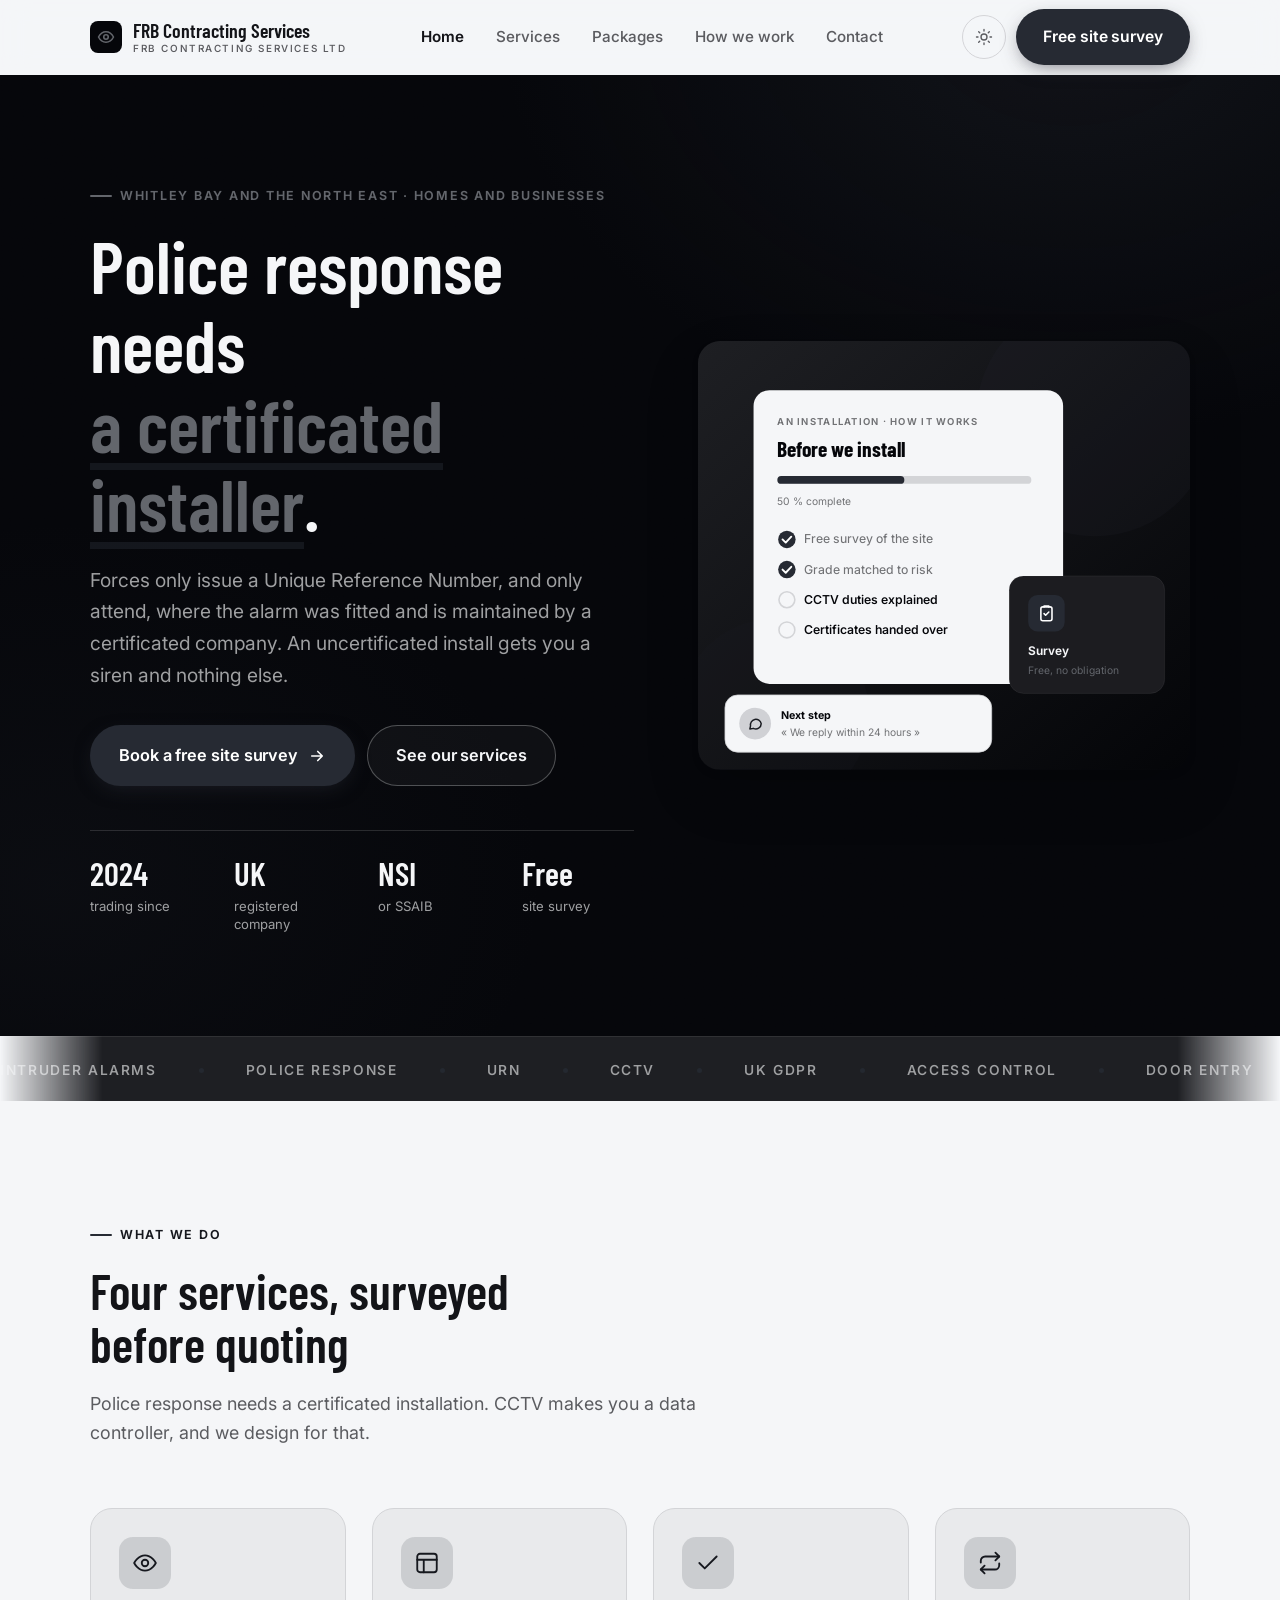
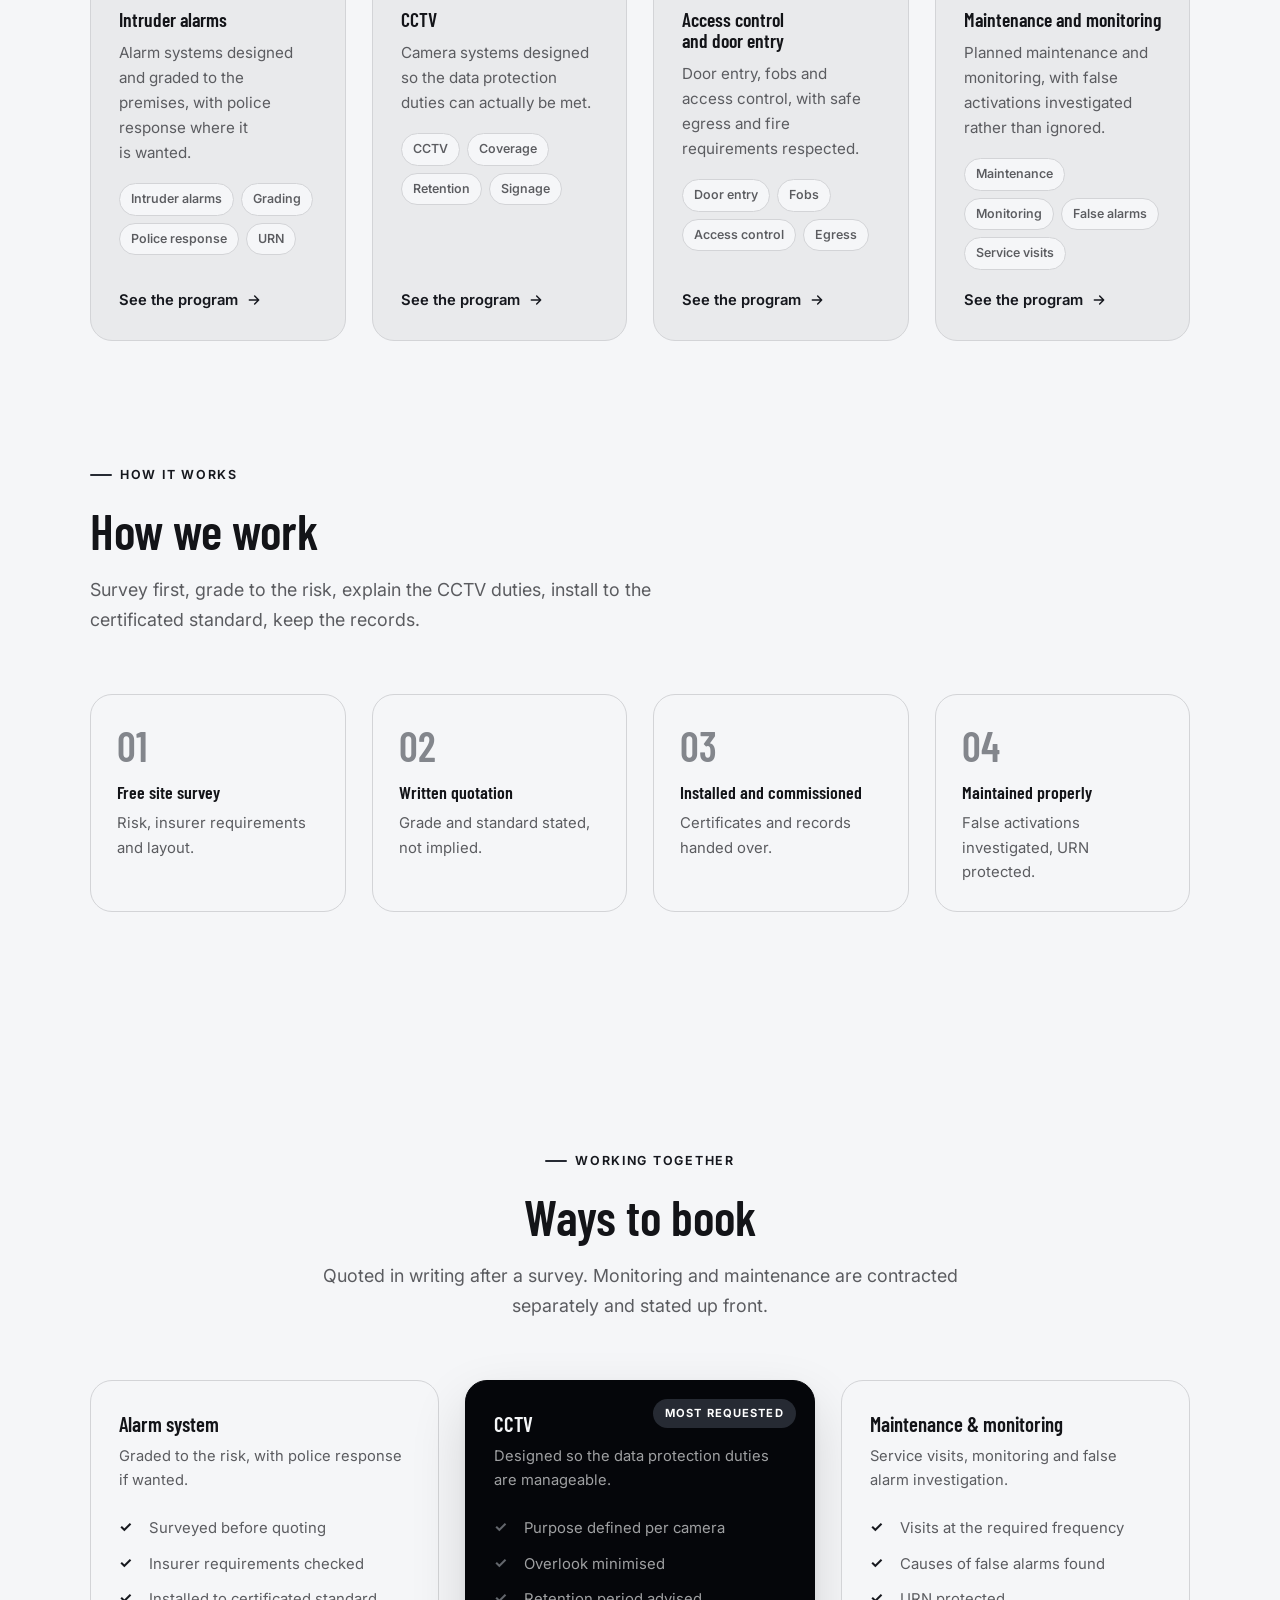
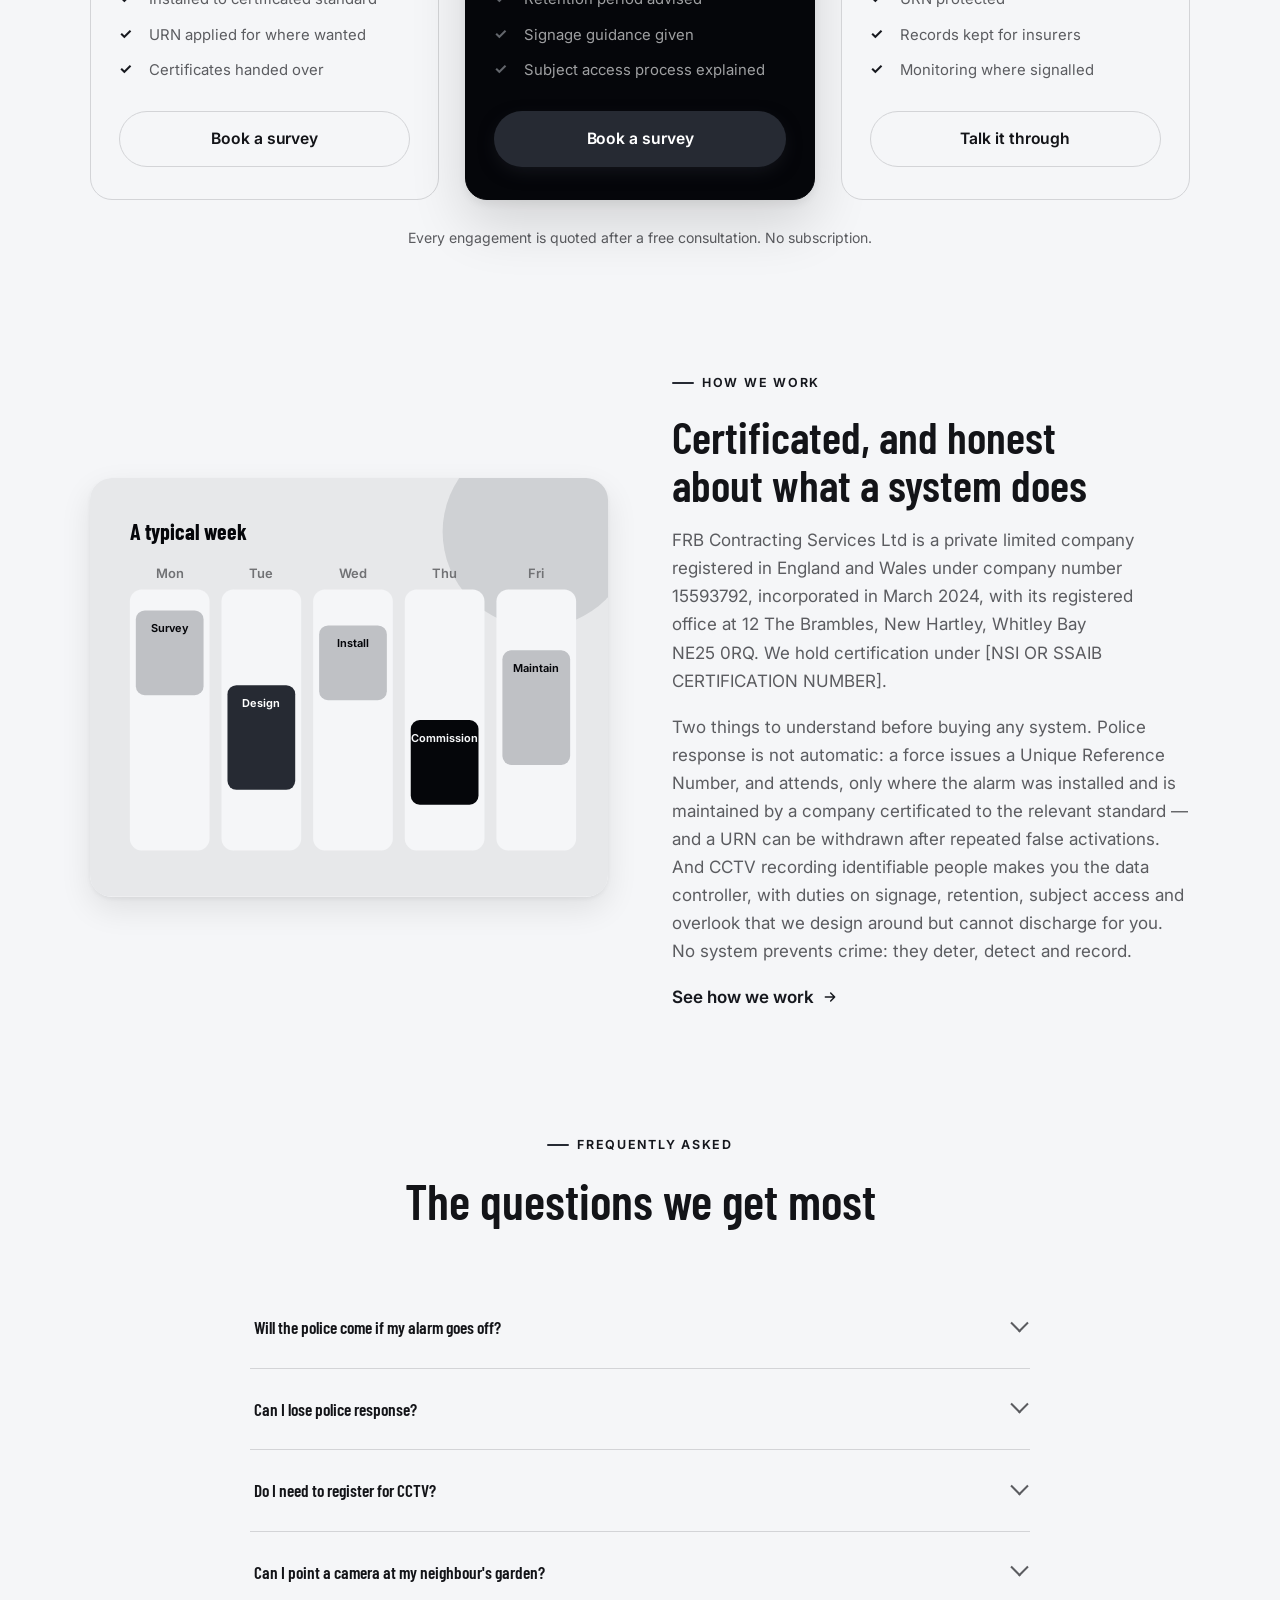
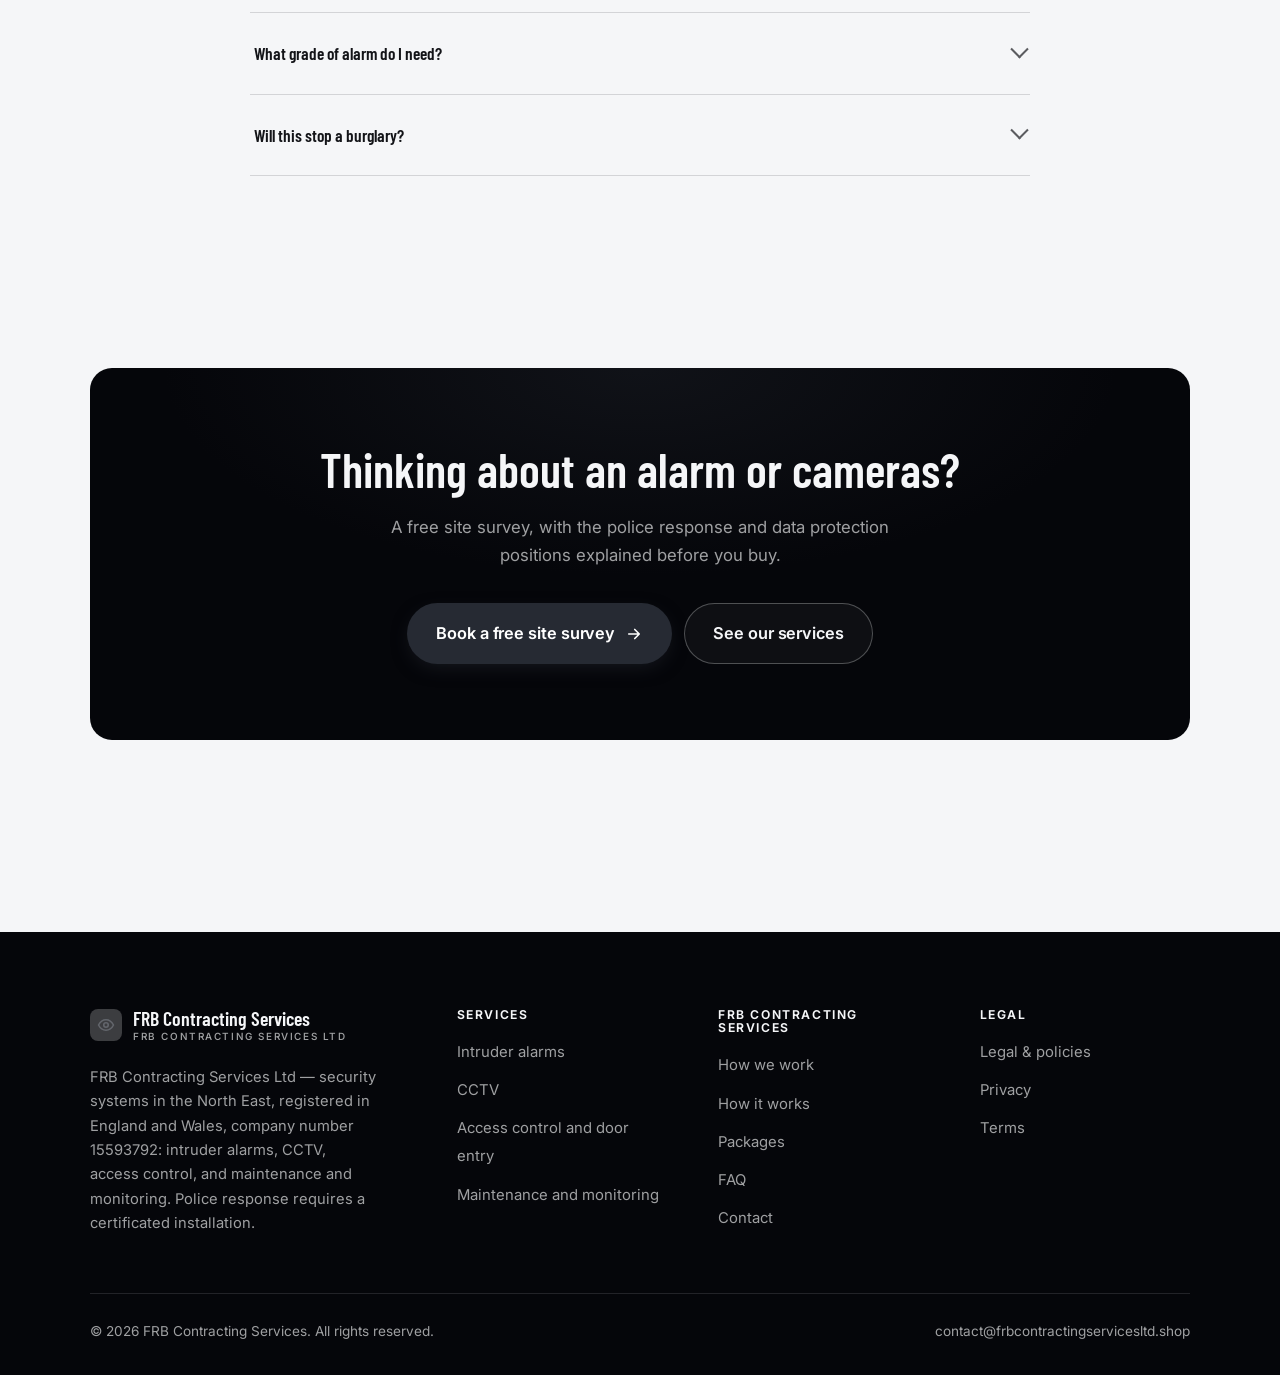
<file: index.html>
<!DOCTYPE html>
<html lang="en" class="no-js">
<head>
<meta charset="utf-8">
<meta name="viewport" content="width=device-width, initial-scale=1">
<title>FRB Contracting Services Ltd — security systems in the North East</title>
<meta name="description" content="FRB Contracting Services Ltd, security systems in the North East: intruder alarms, CCTV installed to UK GDPR requirements, access control, and maintenance and monitoring.">
<link rel="canonical" href="https://frbcontractingservicesltd.shop/">

<meta property="og:type" content="website">
<meta property="og:url" content="https://frbcontractingservicesltd.shop/">
<meta property="og:site_name" content="FRB Contracting Services">
<meta property="og:locale" content="en_US">
<meta property="og:title" content="FRB Contracting Services Ltd — security systems in the North East">
<meta property="og:description" content="FRB Contracting Services Ltd, security systems in the North East: intruder alarms, CCTV installed to UK GDPR requirements, access control, and maintenance and monitoring.">
<meta name="theme-color" content="#05060a">

<link rel="icon" href="assets/img/favicon.svg" type="image/svg+xml">
<link rel="preconnect" href="https://fonts.googleapis.com">
<link rel="preconnect" href="https://fonts.gstatic.com" crossorigin>
<link rel="stylesheet" href="https://fonts.googleapis.com/css2?family=Barlow+Condensed:wght@400;500;600;700&family=Inter:wght@400..700&display=swap">
<link rel="stylesheet" href="assets/css/style.css">

<!-- Thème appliqué avant le premier rendu (évite le flash) -->
<script>
document.documentElement.classList.remove('no-js');
(function(){try{var t=localStorage.getItem('site-theme');if(t){document.documentElement.setAttribute('data-theme',t);}}catch(e){}})();
</script>
<script type="application/ld+json">
{
  "@context": "https://schema.org",
  "@type": "Organization",
  "name": "FRB Contracting Services",
  "url": "https://frbcontractingservicesltd.shop/",
  "email": "contact@frbcontractingservicesltd.shop",
  "description": "FRB Contracting Services Ltd, security systems in the North East: intruder alarms, CCTV installed to UK GDPR requirements, access control, and maintenance and monitoring.",
  "areaServed": "US",
  "knowsLanguage": "en"
}
</script>
</head>

<body>
<a class="skip-link" href="#main">Skip to main content</a>

<header class="site-header">
  <nav class="wrap nav" aria-label="Main navigation">
    <a class="brand" href="index.html">
      <svg class="brand__mark" viewBox="0 0 64 64" aria-hidden="true">
        <rect class="bm-bg" width="64" height="64" rx="16"/>
        <g class="bm-ic" transform="translate(14 14) scale(1.5)" fill="none" stroke-width="2.1" stroke-linecap="round" stroke-linejoin="round"><path d="M2 12s3.6-7 10-7 10 7 10 7-3.6 7-10 7S2 12 2 12z"/><circle cx="12" cy="12" r="3"/></g>
      </svg>
      <span>FRB Contracting Services<span class="brand__sub">FRB Contracting Services Ltd</span></span>
    </a>

    <ul class="nav__links" id="nav-links">
      <li><a href="index.html" aria-current="page">Home</a></li>
      <li><a href="programs.html">Services</a></li>
      <li><a href="index.html#pricing">Packages</a></li>
      <li><a href="about.html">How we work</a></li>
      <li><a href="contact.html">Contact</a></li>
      <li><a class="btn btn--primary" href="contact.html">Free site survey</a></li>
    </ul>

    <div class="nav__cta">
      <button class="theme-toggle" type="button" aria-label="Switch to dark theme">
        <svg class="icon-sun" viewBox="0 0 24 24" fill="none" stroke="currentColor" stroke-width="1.8" stroke-linecap="round" aria-hidden="true"><circle cx="12" cy="12" r="4"/><path d="M12 2v2m0 16v2M2 12h2m16 0h2M4.9 4.9l1.4 1.4m11.4 11.4 1.4 1.4M19.1 4.9l-1.4 1.4M6.3 17.7l-1.4 1.4"/></svg>
        <svg class="icon-moon" viewBox="0 0 24 24" fill="none" stroke="currentColor" stroke-width="1.8" stroke-linecap="round" stroke-linejoin="round" aria-hidden="true"><path d="M21 12.8A9 9 0 1 1 11.2 3a7 7 0 0 0 9.8 9.8z"/></svg>
      </button>
      <a class="btn btn--primary" href="contact.html">Free site survey</a>
      <button class="nav__toggle" type="button" aria-expanded="false" aria-controls="nav-links" aria-label="Open menu">
        <svg class="icon-open" viewBox="0 0 24 24" fill="none" stroke="currentColor" stroke-width="2" stroke-linecap="round" aria-hidden="true"><path d="M3 6h18M3 12h18M3 18h18"/></svg>
        <svg class="icon-close" viewBox="0 0 24 24" fill="none" stroke="currentColor" stroke-width="2" stroke-linecap="round" aria-hidden="true"><path d="M6 6l12 12M18 6L6 18"/></svg>
      </button>
    </div>
  </nav>
</header>

<main id="main">

<section class="hero">
  <div class="wrap hero__inner">
    <div>
      <span class="eyebrow hero__eyebrow">Whitley Bay and the North East · Homes and businesses</span>
      <h1>Police response needs<br> <em>a certificated installer</em>.</h1>
      <p class="hero__lede">Forces only issue a Unique Reference Number, and only attend, where the alarm was fitted and is maintained by a certificated company. An uncertificated install gets you a siren and nothing else.</p>

      <div class="hero__actions">
        <a class="btn btn--primary btn--lg" href="contact.html">Book a free site survey <svg viewBox="0 0 24 24" fill="none" stroke="currentColor" stroke-width="2.2" stroke-linecap="round" stroke-linejoin="round" aria-hidden="true"><path d="M5 12h14M13 6l6 6-6 6"/></svg></a>
        <a class="btn btn--on-dark btn--lg" href="programs.html">See our services</a>
      </div>

      <ul class="hero__proof">
        <li><span class="stat__num">2024</span><span class="stat__label">trading since</span></li>
        <li><span class="stat__num">UK</span><span class="stat__label">registered company</span></li>
        <li><span class="stat__num">NSI</span><span class="stat__label">or SSAIB</span></li>
        <li><span class="stat__num">Free</span><span class="stat__label">site survey</span></li>
      </ul>
    </div>

    <div class="hero__art">
      <svg viewBox="0 0 620 540" role="img" aria-label="How a security installation with FRB works, from free survey to handover.">
        <defs>
          <linearGradient id="hbg" x1="0" y1="0" x2="1" y2="1">
            <stop offset="0" stop-color="#1e1f23"/><stop offset="1" stop-color="#040508"/>
          </linearGradient>
        </defs>
        <rect width="620" height="540" rx="22" fill="url(#hbg)"/>
        <circle cx="500" cy="96" r="150" fill="#262a33" opacity=".16"/>
        <circle cx="96" cy="470" r="120" fill="#262a33" opacity=".08"/>

        <g style="font-family: var(--font-body)">
          <!-- Carte programme -->
          <rect x="70" y="62" width="390" height="370" rx="20" fill="#f5f6f8"/>
          <text x="100" y="106" font-size="12" font-weight="650" letter-spacing="1.6" fill="#717275">AN INSTALLATION · HOW IT WORKS</text>
          <text x="100" y="146" font-size="27" font-weight="700" fill="#05060a" style="font-family: var(--font-display)">Before we install</text>
          <rect x="100" y="170" width="320" height="10" rx="5" fill="#d3d4d7"/>
          <rect x="100" y="170" width="160" height="10" rx="5" fill="#262a33"/>
          <text x="100" y="206" font-size="13" fill="#717275">50 % complete</text>
          <circle cx="112" cy="250" r="11" fill="#262a33"/><path d="M106.5 250l4 4 7-7.5" fill="none" stroke="#ffffff" stroke-width="2.4" stroke-linecap="round" stroke-linejoin="round"/><text x="134" y="255" font-size="15.5" fill="#717275" font-weight="450">Free survey of the site</text>
          <circle cx="112" cy="288" r="11" fill="#262a33"/><path d="M106.5 288l4 4 7-7.5" fill="none" stroke="#ffffff" stroke-width="2.4" stroke-linecap="round" stroke-linejoin="round"/><text x="134" y="293" font-size="15.5" fill="#717275" font-weight="450">Grade matched to risk</text>
          <circle cx="112" cy="326" r="10" fill="none" stroke="#d3d4d7" stroke-width="2"/><text x="134" y="331" font-size="15.5" fill="#05060a" font-weight="560">CCTV duties explained</text>
          <circle cx="112" cy="364" r="10" fill="none" stroke="#d3d4d7" stroke-width="2"/><text x="134" y="369" font-size="15.5" fill="#05060a" font-weight="560">Certificates handed over</text>

          <!-- Carte séance -->
          <rect x="392" y="296" width="196" height="148" rx="18" fill="#1c1c20" stroke="#ffffff" stroke-opacity=".08"/>
          <rect x="416" y="320" width="46" height="46" rx="12" fill="#262a33"/>
          <g transform="translate(427 331)" fill="none" stroke="#ffffff" color="#ffffff" stroke-width="2" stroke-linecap="round" stroke-linejoin="round"><rect x="5" y="4" width="14" height="17.5" rx="2.5"/><path d="M9 4V3h6v1M9 12.5l2 2 4-4"/></g>
          <text x="416" y="396" font-size="15" font-weight="650" fill="#f5f6f8">Survey</text>
          <text x="416" y="420" font-size="13" fill="#63666c">Free, no obligation</text>

          <!-- Retour du coach -->
          <rect x="34" y="446" width="336" height="72" rx="16" fill="#f5f6f8" stroke="#d3d4d7"/>
          <circle cx="72" cy="482" r="20" fill="#d0d1d5"/>
          <g transform="translate(62 472) scale(.84)" fill="none" stroke="#191b21" stroke-width="2.2" stroke-linecap="round" stroke-linejoin="round"><path d="M21 12a8 8 0 0 1-11.6 7.1L4 20l1-4.6A8 8 0 1 1 21 12z"/></g>
          <text x="104" y="476" font-size="13.5" font-weight="700" fill="#05060a">Next step</text>
          <text x="104" y="498" font-size="13" fill="#717275">« We reply within 24 hours »</text>
        </g>
      </svg>
    </div>
  </div>
</section>

<div class="marquee" aria-hidden="true">
  <div class="marquee__track"><span>Intruder alarms</span><span>Police response</span><span>URN</span><span>CCTV</span><span>UK GDPR</span><span>Access control</span><span>Door entry</span><span>Maintenance</span><span>Monitoring</span><span>North East</span><span>Intruder alarms</span><span>Police response</span><span>URN</span><span>CCTV</span><span>UK GDPR</span><span>Access control</span><span>Door entry</span><span>Maintenance</span><span>Monitoring</span><span>North East</span></div>
</div>

<section class="section wrap" id="programs">
  <div class="section-head reveal">
    <span class="eyebrow">What we do</span>
    <h2>Four services, surveyed before quoting</h2>
    <p>Police response needs a certificated installation. CCTV makes you a data controller, and we design for that.</p>
  </div>
  <div class="grid grid--4 reveal-group">
    <a class="card" href="programs.html#alarms">
      <div class="card__icon"><svg viewBox="0 0 24 24" fill="none" stroke="currentColor" stroke-width="1.7" stroke-linecap="round" stroke-linejoin="round" aria-hidden="true"><path d="M2 12s3.6-7 10-7 10 7 10 7-3.6 7-10 7S2 12 2 12z"/><circle cx="12" cy="12" r="3"/></svg></div>
      <h3>Intruder alarms</h3>
      <p>Alarm systems designed and graded to the premises, with police response where it is wanted.</p>
      <ul class="tags"><li>Intruder alarms</li><li>Grading</li><li>Police response</li><li>URN</li></ul>
      <span class="arrow-link">See the program <svg viewBox="0 0 24 24" fill="none" stroke="currentColor" stroke-width="2.2" stroke-linecap="round" stroke-linejoin="round" aria-hidden="true"><path d="M5 12h14M13 6l6 6-6 6"/></svg></span>
    </a>
    <a class="card" href="programs.html#cctv">
      <div class="card__icon"><svg viewBox="0 0 24 24" fill="none" stroke="currentColor" stroke-width="1.7" stroke-linecap="round" stroke-linejoin="round" aria-hidden="true"><rect x="3" y="3.5" width="18" height="17" rx="2.5"/><path d="M3 9h18M9 9v11.5"/></svg></div>
      <h3>CCTV</h3>
      <p>Camera systems designed so the data protection duties can actually be met.</p>
      <ul class="tags"><li>CCTV</li><li>Coverage</li><li>Retention</li><li>Signage</li></ul>
      <span class="arrow-link">See the program <svg viewBox="0 0 24 24" fill="none" stroke="currentColor" stroke-width="2.2" stroke-linecap="round" stroke-linejoin="round" aria-hidden="true"><path d="M5 12h14M13 6l6 6-6 6"/></svg></span>
    </a>
    <a class="card" href="programs.html#access">
      <div class="card__icon"><svg viewBox="0 0 24 24" fill="none" stroke="currentColor" stroke-width="1.7" stroke-linecap="round" stroke-linejoin="round" aria-hidden="true"><path d="M20 6 9 17l-5-5"/></svg></div>
      <h3>Access control and door entry</h3>
      <p>Door entry, fobs and access control, with safe egress and fire requirements respected.</p>
      <ul class="tags"><li>Door entry</li><li>Fobs</li><li>Access control</li><li>Egress</li></ul>
      <span class="arrow-link">See the program <svg viewBox="0 0 24 24" fill="none" stroke="currentColor" stroke-width="2.2" stroke-linecap="round" stroke-linejoin="round" aria-hidden="true"><path d="M5 12h14M13 6l6 6-6 6"/></svg></span>
    </a>
    <a class="card" href="programs.html#maintenance">
      <div class="card__icon"><svg viewBox="0 0 24 24" fill="none" stroke="currentColor" stroke-width="1.7" stroke-linecap="round" stroke-linejoin="round" aria-hidden="true"><path d="M17 2.5l3.5 3.5L17 9.5"/><path d="M3.5 11.5V10A4 4 0 0 1 7.5 6h13M7 21.5 3.5 18 7 14.5"/><path d="M20.5 12.5V14a4 4 0 0 1-4 4h-13"/></svg></div>
      <h3>Maintenance and monitoring</h3>
      <p>Planned maintenance and monitoring, with false activations investigated rather than ignored.</p>
      <ul class="tags"><li>Maintenance</li><li>Monitoring</li><li>False alarms</li><li>Service visits</li></ul>
      <span class="arrow-link">See the program <svg viewBox="0 0 24 24" fill="none" stroke="currentColor" stroke-width="2.2" stroke-linecap="round" stroke-linejoin="round" aria-hidden="true"><path d="M5 12h14M13 6l6 6-6 6"/></svg></span>
    </a>
  </div>
</section>

<section class="section section--flush wrap" id="how-it-works">
  <div class="section-head reveal">
    <span class="eyebrow">How it works</span>
    <h2>How we work</h2>
    <p>Survey first, grade to the risk, explain the CCTV duties, install to the certificated standard, keep the records.</p>
  </div>
  <div class="grid grid--4 steps reveal-group">
    <article class="step">
      <h3>Free site survey</h3>
      <p>Risk, insurer requirements and layout.</p>
    </article>
    <article class="step">
      <h3>Written quotation</h3>
      <p>Grade and standard stated, not implied.</p>
    </article>
    <article class="step">
      <h3>Installed and commissioned</h3>
      <p>Certificates and records handed over.</p>
    </article>
    <article class="step">
      <h3>Maintained properly</h3>
      <p>False activations investigated, URN protected.</p>
    </article>
  </div>
</section>

<section class="section wrap" id="pricing">
  <div class="section-head section-head--center reveal">
    <span class="eyebrow">Working together</span>
    <h2>Ways to book</h2>
    <p>Quoted in writing after a survey. Monitoring and maintenance are contracted separately and stated up front.</p>
  </div>
  <div class="grid grid--3 plans reveal-group">
    <article class="plan">
      
      <h3>Alarm system</h3>
      <p class="plan__desc">Graded to the risk, with police response if wanted.</p>
      
      <ul class="plan__features">
        <li>Surveyed before quoting</li>
        <li>Insurer requirements checked</li>
        <li>Installed to certificated standard</li>
        <li>URN applied for where wanted</li>
        <li>Certificates handed over</li>
      </ul>
      <a class="btn btn--ghost btn--block" href="contact.html">Book a survey</a>
    </article>
    <article class="plan plan--featured">
      <span class="plan__tag">Most requested</span>
      <h3>CCTV</h3>
      <p class="plan__desc">Designed so the data protection duties are manageable.</p>
      
      <ul class="plan__features">
        <li>Purpose defined per camera</li>
        <li>Overlook minimised</li>
        <li>Retention period advised</li>
        <li>Signage guidance given</li>
        <li>Subject access process explained</li>
      </ul>
      <a class="btn btn--primary btn--block" href="contact.html">Book a survey</a>
    </article>
    <article class="plan">
      
      <h3>Maintenance &amp; monitoring</h3>
      <p class="plan__desc">Service visits, monitoring and false alarm investigation.</p>
      
      <ul class="plan__features">
        <li>Visits at the required frequency</li>
        <li>Causes of false alarms found</li>
        <li>URN protected</li>
        <li>Records kept for insurers</li>
        <li>Monitoring where signalled</li>
      </ul>
      <a class="btn btn--ghost btn--block" href="contact.html">Talk it through</a>
    </article>
  </div>
  <p class="plans-note">Every engagement is quoted after a free consultation. No subscription.</p>
</section>

<section class="section section--flush wrap">
  <div class="split reveal">
    <div class="split__art">
      <svg viewBox="0 0 520 420" role="img" aria-label="Example of a typical week: Survey, Design, Install, Commission, Maintain.">
        <rect width="520" height="420" rx="20" fill="#e7e8ea"/>
        <circle cx="450" cy="54" r="96" fill="#262a33" opacity=".12"/>
        <g style="font-family: var(--font-body)">
        <text x="40" y="62" font-size="22" font-weight="700" fill="#05060a" style="font-family: var(--font-display)">A typical week</text>
        <text x="80" y="100" text-anchor="middle" font-size="13" font-weight="600" fill="#717275">Mon</text>
        <rect x="40" y="112" width="80" height="262" rx="12" fill="#f5f6f8"/>
        <rect x="46" y="133" width="68" height="85" rx="9" fill="#bfc1c5"/>
        <text x="80" y="155" text-anchor="middle" font-size="11" font-weight="650" fill="#05060a">Survey</text>
        <text x="172" y="100" text-anchor="middle" font-size="13" font-weight="600" fill="#717275">Tue</text>
        <rect x="132" y="112" width="80" height="262" rx="12" fill="#f5f6f8"/>
        <rect x="138" y="208" width="68" height="105" rx="9" fill="#262a33"/>
        <text x="172" y="230" text-anchor="middle" font-size="11" font-weight="650" fill="#ffffff">Design</text>
        <text x="264" y="100" text-anchor="middle" font-size="13" font-weight="600" fill="#717275">Wed</text>
        <rect x="224" y="112" width="80" height="262" rx="12" fill="#f5f6f8"/>
        <rect x="230" y="148" width="68" height="75" rx="9" fill="#bfc1c5"/>
        <text x="264" y="170" text-anchor="middle" font-size="11" font-weight="650" fill="#05060a">Install</text>
        <text x="356" y="100" text-anchor="middle" font-size="13" font-weight="600" fill="#717275">Thu</text>
        <rect x="316" y="112" width="80" height="262" rx="12" fill="#f5f6f8"/>
        <rect x="322" y="243" width="68" height="85" rx="9" fill="#05060a"/>
        <text x="356" y="265" text-anchor="middle" font-size="11" font-weight="650" fill="#f5f6f8">Commission</text>
        <text x="448" y="100" text-anchor="middle" font-size="13" font-weight="600" fill="#717275">Fri</text>
        <rect x="408" y="112" width="80" height="262" rx="12" fill="#f5f6f8"/>
        <rect x="414" y="173" width="68" height="115" rx="9" fill="#bfc1c5"/>
        <text x="448" y="195" text-anchor="middle" font-size="11" font-weight="650" fill="#05060a">Maintain</text>
        </g>
      </svg>
    </div>
    <div>
      <span class="eyebrow">How we work</span>
      <h2>Certificated, and honest about what a system does</h2>
      <p>FRB Contracting Services Ltd is a private limited company registered in England and Wales under company number 15593792, incorporated in March 2024, with its registered office at 12 The Brambles, New Hartley, Whitley Bay NE25 0RQ. We hold certification under [NSI OR SSAIB CERTIFICATION NUMBER].</p>
      <p>Two things to understand before buying any system. Police response is not automatic: a force issues a Unique Reference Number, and attends, only where the alarm was installed and is maintained by a company certificated to the relevant standard — and a URN can be withdrawn after repeated false activations. And CCTV recording identifiable people makes you the data controller, with duties on signage, retention, subject access and overlook that we design around but cannot discharge for you. No system prevents crime: they deter, detect and record.</p>
      <p><a class="arrow-link" href="about.html">See how we work <svg viewBox="0 0 24 24" fill="none" stroke="currentColor" stroke-width="2.2" stroke-linecap="round" stroke-linejoin="round" aria-hidden="true"><path d="M5 12h14M13 6l6 6-6 6"/></svg></a></p>
    </div>
  </div>
</section>

<section class="section section--flush wrap" id="faq">
  <div class="section-head section-head--center reveal">
    <span class="eyebrow">Frequently asked</span>
    <h2>The questions we get most</h2>
  </div>
  <div class="faq reveal">
    <details>
      <summary>Will the police come if my alarm goes off?</summary>
      <p>Only if the system was installed and is maintained by a certificated company and you hold a Unique Reference Number. An uncertificated installation gets you a siren and a phone call to yourself, whatever the advertising says.</p>
    </details>
    <details>
      <summary>Can I lose police response?</summary>
      <p>Yes. Repeated false activations get a URN withdrawn, which is why maintenance and finding the actual cause of a false alarm matters more than most people assume.</p>
    </details>
    <details>
      <summary>Do I need to register for CCTV?</summary>
      <p>You become the data controller when cameras record identifiable people, with duties on signage, retention and subject access, and ICO registration may apply. We design the system to make those manageable and tell you what they are — but they remain yours.</p>
    </details>
    <details>
      <summary>Can I point a camera at my neighbour's garden?</summary>
      <p>You should not, and it creates real problems. Cameras capturing neighbouring property or public space engage further obligations, and we will tell you when a position is going to cause trouble rather than just fitting it.</p>
    </details>
    <details>
      <summary>What grade of alarm do I need?</summary>
      <p>Whatever your risk and your insurer require. Fitting below a specified grade can give an insurer grounds to decline a claim, so we check the policy requirement before quoting.</p>
    </details>
    <details>
      <summary>Will this stop a burglary?</summary>
      <p>No system can promise that. Alarms and cameras deter, detect and record, which materially helps — but anyone guaranteeing you will not be burgled is selling something other than security.</p>
    </details>
  </div>
</section>

<section class="wrap section--tight">
  <div class="cta-band reveal">
    <h2>Thinking about an alarm or cameras?</h2>
    <p>A free site survey, with the police response and data protection positions explained before you buy.</p>
    <div class="hero__actions">
      <a class="btn btn--primary btn--lg" href="contact.html">Book a free site survey <svg viewBox="0 0 24 24" fill="none" stroke="currentColor" stroke-width="2.2" stroke-linecap="round" stroke-linejoin="round" aria-hidden="true"><path d="M5 12h14M13 6l6 6-6 6"/></svg></a>
      <a class="btn btn--on-dark btn--lg" href="programs.html">See our services</a>
    </div>
  </div>
</section>

</main>

<footer class="site-footer">
  <div class="wrap">
    <div class="footer__grid">
      <div class="footer__brand">
        <a class="brand" href="index.html">
          <svg class="brand__mark" viewBox="0 0 64 64" aria-hidden="true">
        <rect class="bm-bg" width="64" height="64" rx="16"/>
        <g class="bm-ic" transform="translate(14 14) scale(1.5)" fill="none" stroke-width="2.1" stroke-linecap="round" stroke-linejoin="round"><path d="M2 12s3.6-7 10-7 10 7 10 7-3.6 7-10 7S2 12 2 12z"/><circle cx="12" cy="12" r="3"/></g>
      </svg>
          <span>FRB Contracting Services<span class="brand__sub">FRB Contracting Services Ltd</span></span>
        </a>
        <p>FRB Contracting Services Ltd — security systems in the North East, registered in England and Wales, company number 15593792: intruder alarms, CCTV, access control, and maintenance and monitoring. Police response requires a certificated installation.</p>
      </div>

      <div class="footer__col">
        <h4>Services</h4>
        <ul>
          <li><a href="programs.html#alarms">Intruder alarms</a></li>
          <li><a href="programs.html#cctv">CCTV</a></li>
          <li><a href="programs.html#access">Access control and door entry</a></li>
          <li><a href="programs.html#maintenance">Maintenance and monitoring</a></li>
        </ul>
      </div>

      <div class="footer__col">
        <h4>FRB Contracting Services</h4>
        <ul>
          <li><a href="about.html">How we work</a></li>
          <li><a href="index.html#how-it-works">How it works</a></li>
          <li><a href="index.html#pricing">Packages</a></li>
          <li><a href="index.html#faq">FAQ</a></li>
          <li><a href="contact.html">Contact</a></li>
        </ul>
      </div>

      <div class="footer__col">
        <h4>Legal</h4>
        <ul>
          <li><a href="legal.html">Legal &amp; policies</a></li>
          <li><a href="legal.html#privacy">Privacy</a></li>
          <li><a href="legal.html#terms">Terms</a></li>
        </ul>
      </div>
    </div>

    <div class="footer__bottom">
      <p>© <span data-year>2026</span> FRB Contracting Services. All rights reserved.</p>
      <p><a href="mailto:contact@frbcontractingservicesltd.shop">contact@frbcontractingservicesltd.shop</a></p>
    </div>
  </div>
</footer>

<script src="assets/js/main.js" defer></script>
</body>
</html>
</file>
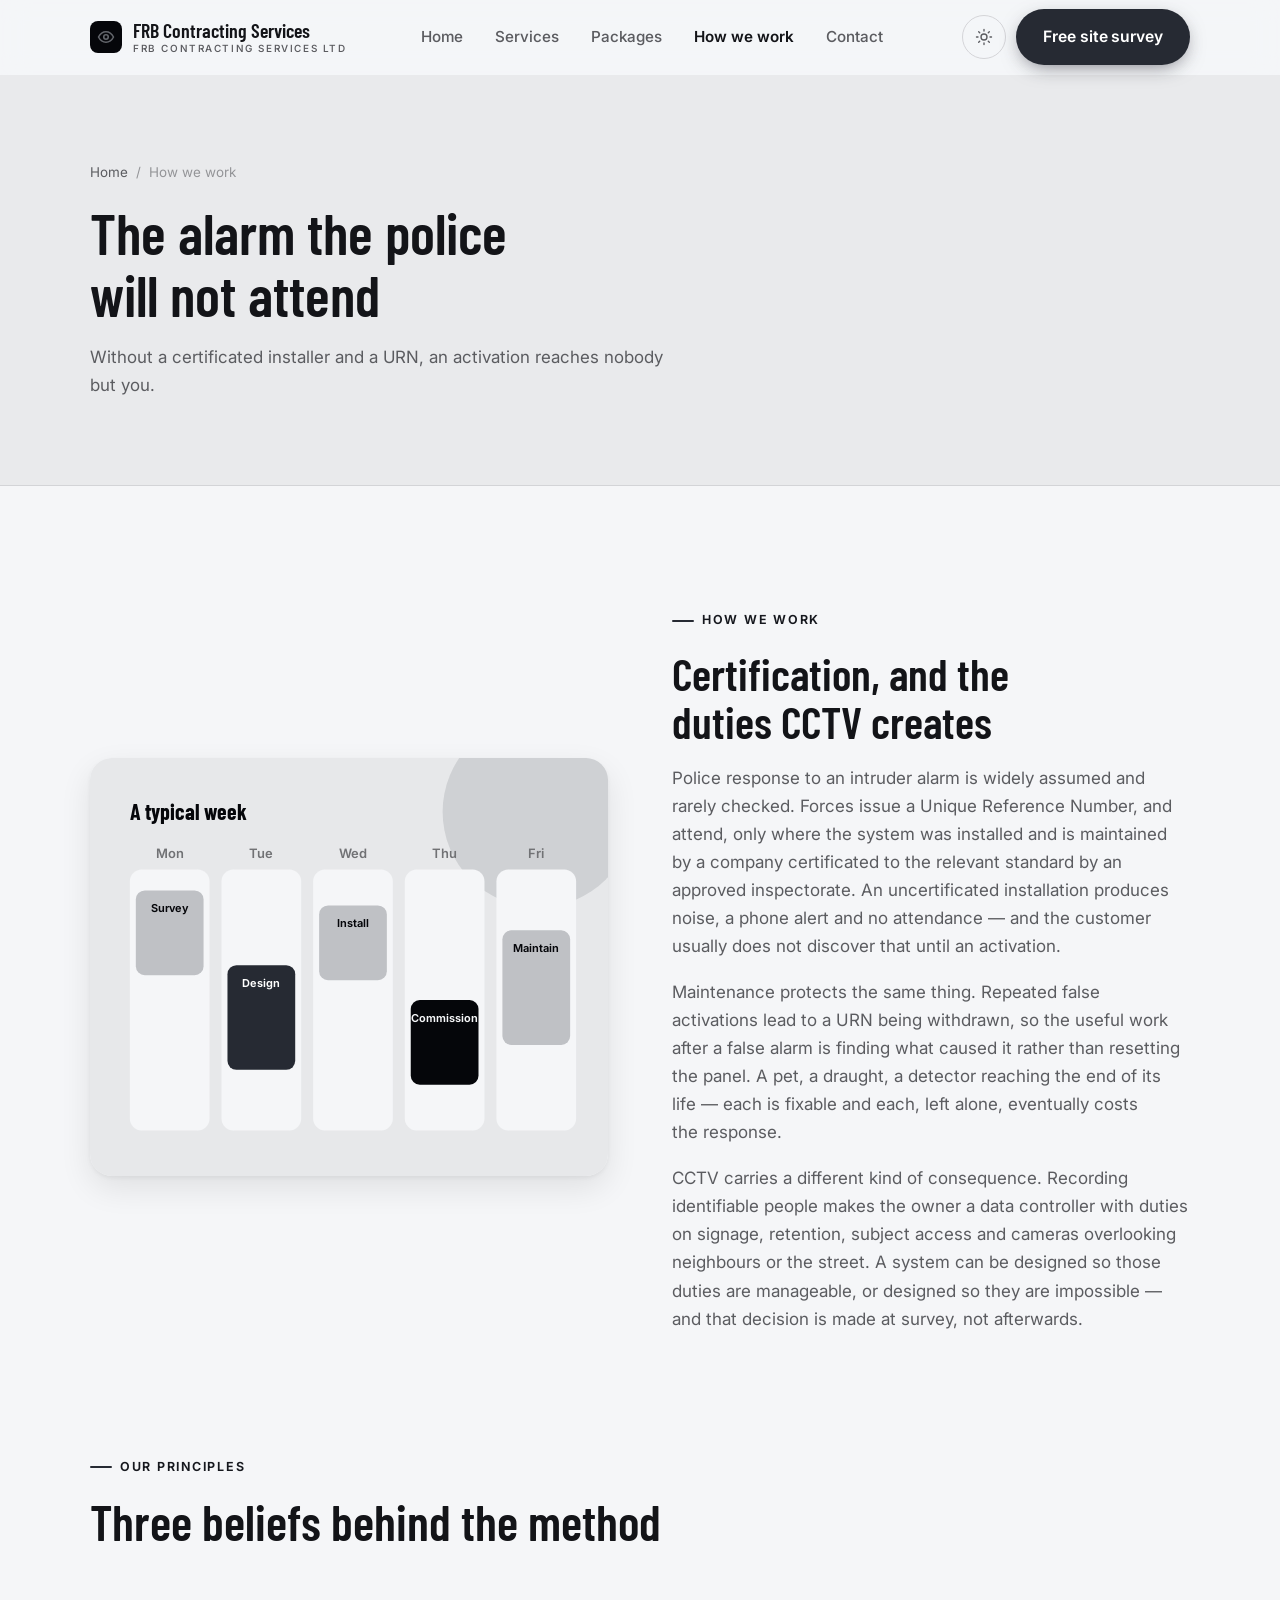
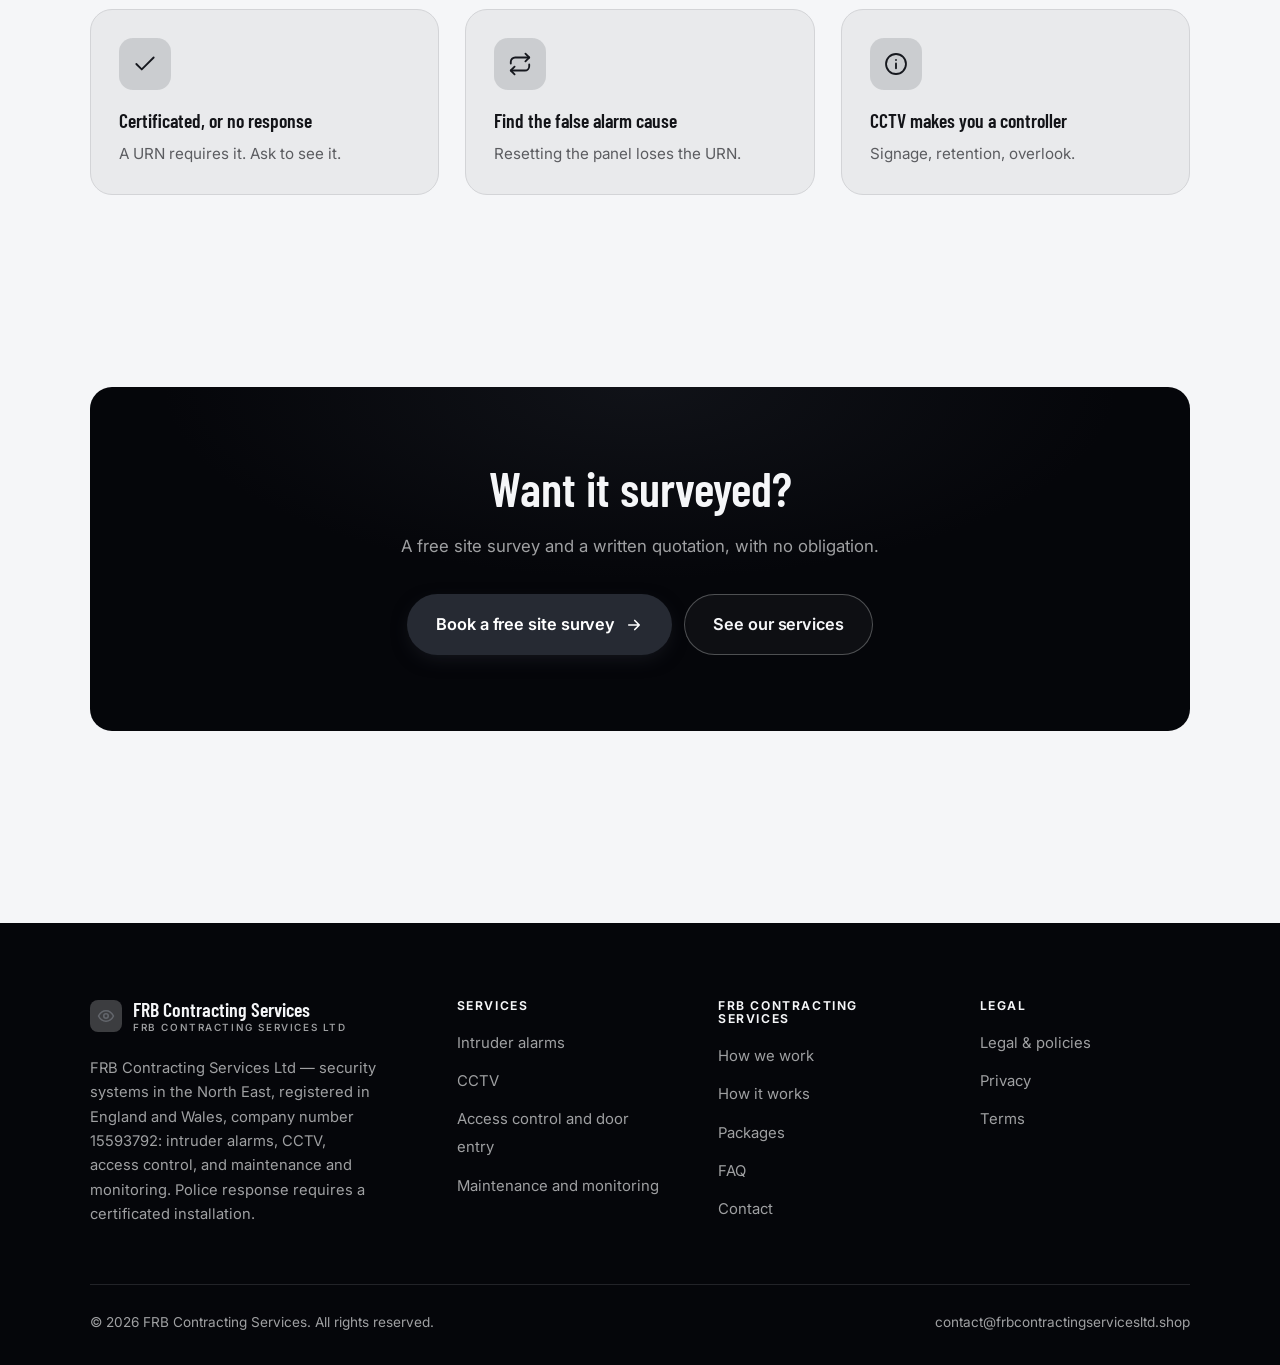
<file: about.html>
<!DOCTYPE html>
<html lang="en" class="no-js">
<head>
<meta charset="utf-8">
<meta name="viewport" content="width=device-width, initial-scale=1">
<title>How we work — FRB Contracting Services</title>
<meta name="description" content="About FRB Contracting Services Ltd, security systems in the North East, company number 15593792.">
<link rel="canonical" href="https://frbcontractingservicesltd.shop/about.html">

<meta property="og:type" content="website">
<meta property="og:url" content="https://frbcontractingservicesltd.shop/about.html">
<meta property="og:site_name" content="FRB Contracting Services">
<meta property="og:locale" content="en_US">
<meta property="og:title" content="How we work — FRB Contracting Services">
<meta property="og:description" content="About FRB Contracting Services Ltd, security systems in the North East, company number 15593792.">
<meta name="theme-color" content="#05060a">

<link rel="icon" href="assets/img/favicon.svg" type="image/svg+xml">
<link rel="preconnect" href="https://fonts.googleapis.com">
<link rel="preconnect" href="https://fonts.gstatic.com" crossorigin>
<link rel="stylesheet" href="https://fonts.googleapis.com/css2?family=Barlow+Condensed:wght@400;500;600;700&family=Inter:wght@400..700&display=swap">
<link rel="stylesheet" href="assets/css/style.css">

<!-- Thème appliqué avant le premier rendu (évite le flash) -->
<script>
document.documentElement.classList.remove('no-js');
(function(){try{var t=localStorage.getItem('site-theme');if(t){document.documentElement.setAttribute('data-theme',t);}}catch(e){}})();
</script>
</head>

<body>
<a class="skip-link" href="#main">Skip to main content</a>

<header class="site-header">
  <nav class="wrap nav" aria-label="Main navigation">
    <a class="brand" href="index.html">
      <svg class="brand__mark" viewBox="0 0 64 64" aria-hidden="true">
        <rect class="bm-bg" width="64" height="64" rx="16"/>
        <g class="bm-ic" transform="translate(14 14) scale(1.5)" fill="none" stroke-width="2.1" stroke-linecap="round" stroke-linejoin="round"><path d="M2 12s3.6-7 10-7 10 7 10 7-3.6 7-10 7S2 12 2 12z"/><circle cx="12" cy="12" r="3"/></g>
      </svg>
      <span>FRB Contracting Services<span class="brand__sub">FRB Contracting Services Ltd</span></span>
    </a>

    <ul class="nav__links" id="nav-links">
      <li><a href="index.html">Home</a></li>
      <li><a href="programs.html">Services</a></li>
      <li><a href="index.html#pricing">Packages</a></li>
      <li><a href="about.html" aria-current="page">How we work</a></li>
      <li><a href="contact.html">Contact</a></li>
      <li><a class="btn btn--primary" href="contact.html">Free site survey</a></li>
    </ul>

    <div class="nav__cta">
      <button class="theme-toggle" type="button" aria-label="Switch to dark theme">
        <svg class="icon-sun" viewBox="0 0 24 24" fill="none" stroke="currentColor" stroke-width="1.8" stroke-linecap="round" aria-hidden="true"><circle cx="12" cy="12" r="4"/><path d="M12 2v2m0 16v2M2 12h2m16 0h2M4.9 4.9l1.4 1.4m11.4 11.4 1.4 1.4M19.1 4.9l-1.4 1.4M6.3 17.7l-1.4 1.4"/></svg>
        <svg class="icon-moon" viewBox="0 0 24 24" fill="none" stroke="currentColor" stroke-width="1.8" stroke-linecap="round" stroke-linejoin="round" aria-hidden="true"><path d="M21 12.8A9 9 0 1 1 11.2 3a7 7 0 0 0 9.8 9.8z"/></svg>
      </button>
      <a class="btn btn--primary" href="contact.html">Free site survey</a>
      <button class="nav__toggle" type="button" aria-expanded="false" aria-controls="nav-links" aria-label="Open menu">
        <svg class="icon-open" viewBox="0 0 24 24" fill="none" stroke="currentColor" stroke-width="2" stroke-linecap="round" aria-hidden="true"><path d="M3 6h18M3 12h18M3 18h18"/></svg>
        <svg class="icon-close" viewBox="0 0 24 24" fill="none" stroke="currentColor" stroke-width="2" stroke-linecap="round" aria-hidden="true"><path d="M6 6l12 12M18 6L6 18"/></svg>
      </button>
    </div>
  </nav>
</header>

<main id="main">

<section class="page-head">
  <div class="wrap">
    <nav class="breadcrumb" aria-label="Breadcrumb">
      <a href="index.html">Home</a><span>/</span><span aria-current="page">How we work</span>
    </nav>
    <h1>The alarm the police will not attend</h1>
    <p>Without a certificated installer and a URN, an activation reaches nobody but you.</p>
  </div>
</section>

<section class="section wrap">
  <div class="split reveal">
    <div class="split__art">
      <svg viewBox="0 0 520 420" role="img" aria-label="Example of a typical week: Survey, Design, Install, Commission, Maintain.">
        <rect width="520" height="420" rx="20" fill="#e7e8ea"/>
        <circle cx="450" cy="54" r="96" fill="#262a33" opacity=".12"/>
        <g style="font-family: var(--font-body)">
        <text x="40" y="62" font-size="22" font-weight="700" fill="#05060a" style="font-family: var(--font-display)">A typical week</text>
        <text x="80" y="100" text-anchor="middle" font-size="13" font-weight="600" fill="#717275">Mon</text>
        <rect x="40" y="112" width="80" height="262" rx="12" fill="#f5f6f8"/>
        <rect x="46" y="133" width="68" height="85" rx="9" fill="#bfc1c5"/>
        <text x="80" y="155" text-anchor="middle" font-size="11" font-weight="650" fill="#05060a">Survey</text>
        <text x="172" y="100" text-anchor="middle" font-size="13" font-weight="600" fill="#717275">Tue</text>
        <rect x="132" y="112" width="80" height="262" rx="12" fill="#f5f6f8"/>
        <rect x="138" y="208" width="68" height="105" rx="9" fill="#262a33"/>
        <text x="172" y="230" text-anchor="middle" font-size="11" font-weight="650" fill="#ffffff">Design</text>
        <text x="264" y="100" text-anchor="middle" font-size="13" font-weight="600" fill="#717275">Wed</text>
        <rect x="224" y="112" width="80" height="262" rx="12" fill="#f5f6f8"/>
        <rect x="230" y="148" width="68" height="75" rx="9" fill="#bfc1c5"/>
        <text x="264" y="170" text-anchor="middle" font-size="11" font-weight="650" fill="#05060a">Install</text>
        <text x="356" y="100" text-anchor="middle" font-size="13" font-weight="600" fill="#717275">Thu</text>
        <rect x="316" y="112" width="80" height="262" rx="12" fill="#f5f6f8"/>
        <rect x="322" y="243" width="68" height="85" rx="9" fill="#05060a"/>
        <text x="356" y="265" text-anchor="middle" font-size="11" font-weight="650" fill="#f5f6f8">Commission</text>
        <text x="448" y="100" text-anchor="middle" font-size="13" font-weight="600" fill="#717275">Fri</text>
        <rect x="408" y="112" width="80" height="262" rx="12" fill="#f5f6f8"/>
        <rect x="414" y="173" width="68" height="115" rx="9" fill="#bfc1c5"/>
        <text x="448" y="195" text-anchor="middle" font-size="11" font-weight="650" fill="#05060a">Maintain</text>
        </g>
      </svg>
    </div>
    <div>
      <span class="eyebrow">How we work</span>
      <h2>Certification, and the duties CCTV creates</h2>
      <p>Police response to an intruder alarm is widely assumed and rarely checked. Forces issue a Unique Reference Number, and attend, only where the system was installed and is maintained by a company certificated to the relevant standard by an approved inspectorate. An uncertificated installation produces noise, a phone alert and no attendance — and the customer usually does not discover that until an activation.</p>
      <p>Maintenance protects the same thing. Repeated false activations lead to a URN being withdrawn, so the useful work after a false alarm is finding what caused it rather than resetting the panel. A pet, a draught, a detector reaching the end of its life — each is fixable and each, left alone, eventually costs the response.</p>
      <p>CCTV carries a different kind of consequence. Recording identifiable people makes the owner a data controller with duties on signage, retention, subject access and cameras overlooking neighbours or the street. A system can be designed so those duties are manageable, or designed so they are impossible — and that decision is made at survey, not afterwards.</p>
      <!--
        TO DO: add a short introduction of the coach (name, real background),
        with a photo if possible. Do not invent credentials — see README.md.
      -->
    </div>
  </div>
</section>

<section class="section section--flush wrap">
  <div class="section-head reveal">
    <span class="eyebrow">Our principles</span>
    <h2>Three beliefs behind the method</h2>
  </div>
  <div class="grid grid--3 reveal-group">
    <article class="card">
      <div class="card__icon"><svg viewBox="0 0 24 24" fill="none" stroke="currentColor" stroke-width="1.7" stroke-linecap="round" stroke-linejoin="round" aria-hidden="true"><path d="M20 6 9 17l-5-5"/></svg></div>
      <h3>Certificated, or no response</h3>
      <p>A URN requires it. Ask to see it.</p>
    </article>
    <article class="card">
      <div class="card__icon"><svg viewBox="0 0 24 24" fill="none" stroke="currentColor" stroke-width="1.7" stroke-linecap="round" stroke-linejoin="round" aria-hidden="true"><path d="M17 2.5l3.5 3.5L17 9.5"/><path d="M3.5 11.5V10A4 4 0 0 1 7.5 6h13M7 21.5 3.5 18 7 14.5"/><path d="M20.5 12.5V14a4 4 0 0 1-4 4h-13"/></svg></div>
      <h3>Find the false alarm cause</h3>
      <p>Resetting the panel loses the URN.</p>
    </article>
    <article class="card">
      <div class="card__icon"><svg viewBox="0 0 24 24" fill="none" stroke="currentColor" stroke-width="1.7" stroke-linecap="round" stroke-linejoin="round" aria-hidden="true"><circle cx="12" cy="12" r="9.2"/><path d="M12 16v-4.5M12 8.2v.1"/></svg></div>
      <h3>CCTV makes you a controller</h3>
      <p>Signage, retention, overlook.</p>
    </article>
  </div>
</section>

<section class="wrap section--tight">
  <div class="cta-band reveal">
    <h2>Want it surveyed?</h2>
    <p>A free site survey and a written quotation, with no obligation.</p>
    <div class="hero__actions">
      <a class="btn btn--primary btn--lg" href="contact.html">Book a free site survey <svg viewBox="0 0 24 24" fill="none" stroke="currentColor" stroke-width="2.2" stroke-linecap="round" stroke-linejoin="round" aria-hidden="true"><path d="M5 12h14M13 6l6 6-6 6"/></svg></a>
      <a class="btn btn--on-dark btn--lg" href="programs.html">See our services</a>
    </div>
  </div>
</section>

</main>

<footer class="site-footer">
  <div class="wrap">
    <div class="footer__grid">
      <div class="footer__brand">
        <a class="brand" href="index.html">
          <svg class="brand__mark" viewBox="0 0 64 64" aria-hidden="true">
        <rect class="bm-bg" width="64" height="64" rx="16"/>
        <g class="bm-ic" transform="translate(14 14) scale(1.5)" fill="none" stroke-width="2.1" stroke-linecap="round" stroke-linejoin="round"><path d="M2 12s3.6-7 10-7 10 7 10 7-3.6 7-10 7S2 12 2 12z"/><circle cx="12" cy="12" r="3"/></g>
      </svg>
          <span>FRB Contracting Services<span class="brand__sub">FRB Contracting Services Ltd</span></span>
        </a>
        <p>FRB Contracting Services Ltd — security systems in the North East, registered in England and Wales, company number 15593792: intruder alarms, CCTV, access control, and maintenance and monitoring. Police response requires a certificated installation.</p>
      </div>

      <div class="footer__col">
        <h4>Services</h4>
        <ul>
          <li><a href="programs.html#alarms">Intruder alarms</a></li>
          <li><a href="programs.html#cctv">CCTV</a></li>
          <li><a href="programs.html#access">Access control and door entry</a></li>
          <li><a href="programs.html#maintenance">Maintenance and monitoring</a></li>
        </ul>
      </div>

      <div class="footer__col">
        <h4>FRB Contracting Services</h4>
        <ul>
          <li><a href="about.html">How we work</a></li>
          <li><a href="index.html#how-it-works">How it works</a></li>
          <li><a href="index.html#pricing">Packages</a></li>
          <li><a href="index.html#faq">FAQ</a></li>
          <li><a href="contact.html">Contact</a></li>
        </ul>
      </div>

      <div class="footer__col">
        <h4>Legal</h4>
        <ul>
          <li><a href="legal.html">Legal &amp; policies</a></li>
          <li><a href="legal.html#privacy">Privacy</a></li>
          <li><a href="legal.html#terms">Terms</a></li>
        </ul>
      </div>
    </div>

    <div class="footer__bottom">
      <p>© <span data-year>2026</span> FRB Contracting Services. All rights reserved.</p>
      <p><a href="mailto:contact@frbcontractingservicesltd.shop">contact@frbcontractingservicesltd.shop</a></p>
    </div>
  </div>
</footer>

<script src="assets/js/main.js" defer></script>
</body>
</html>
</file>
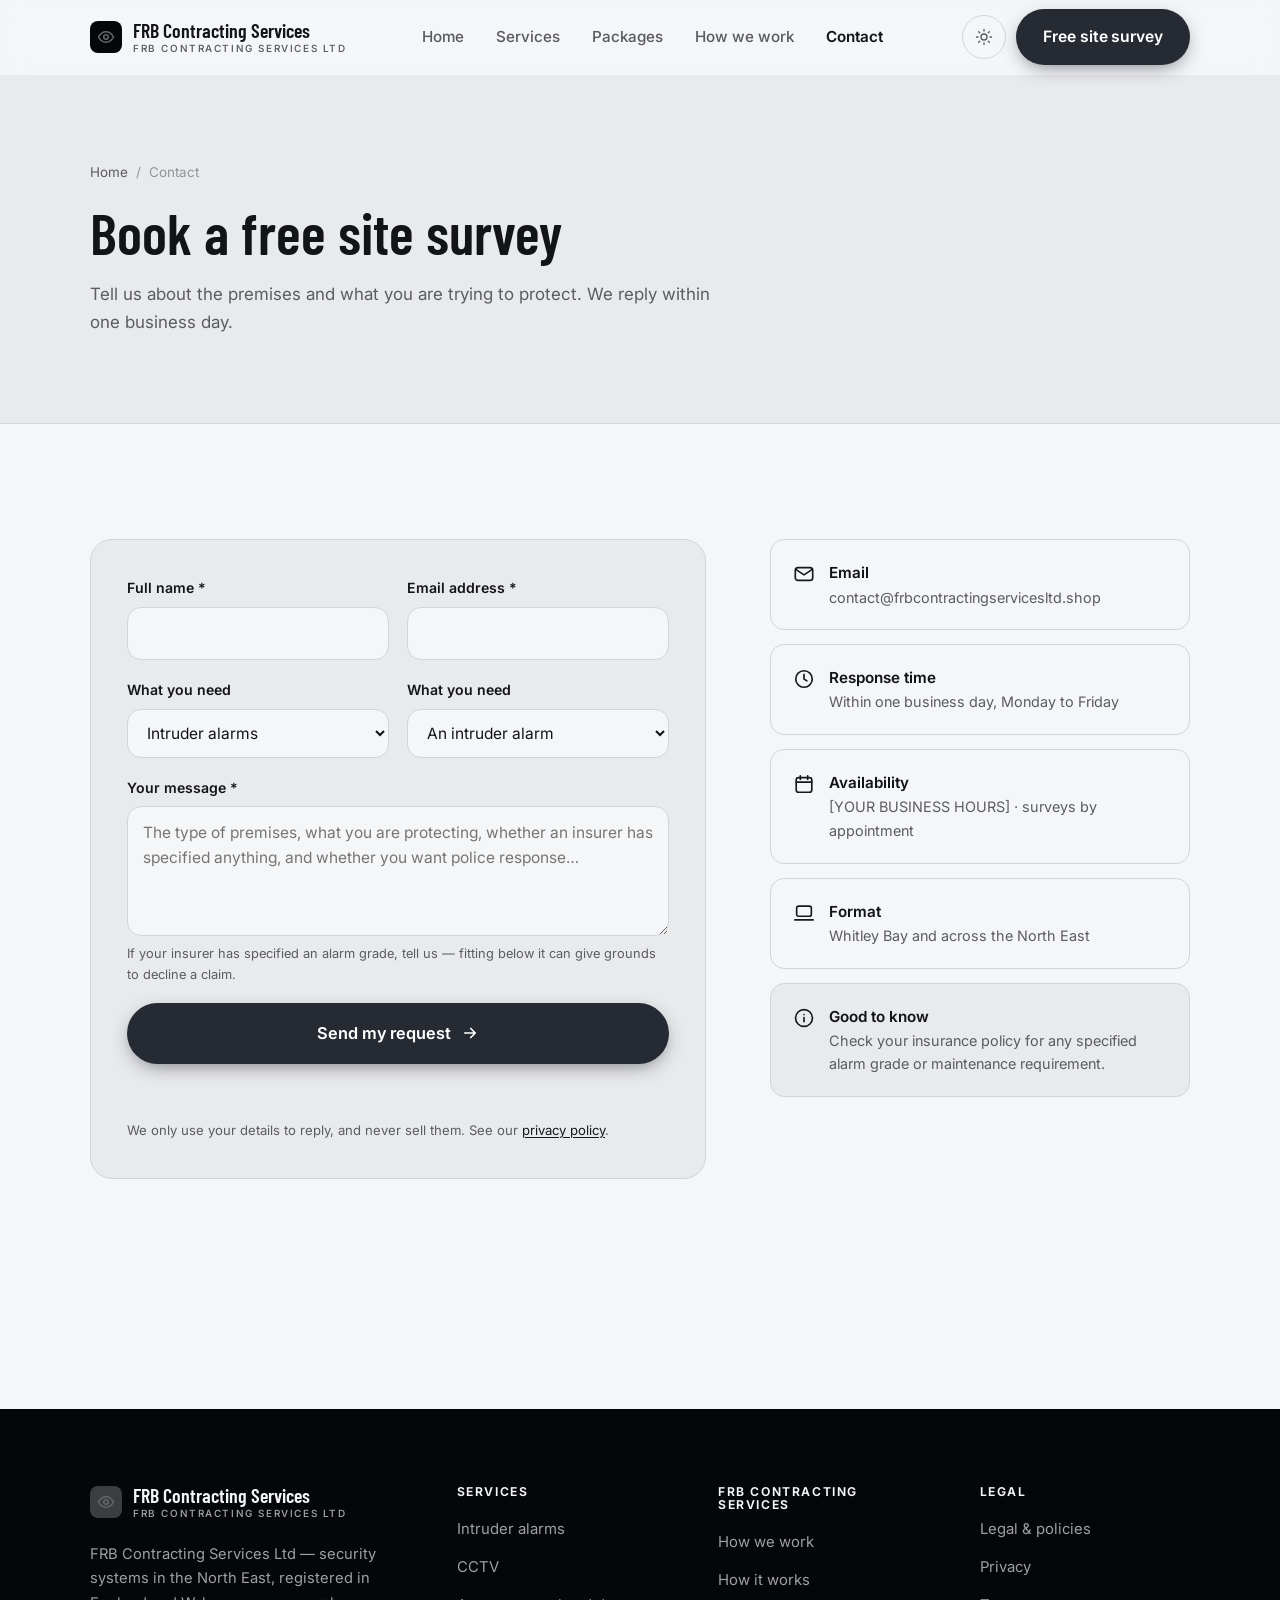
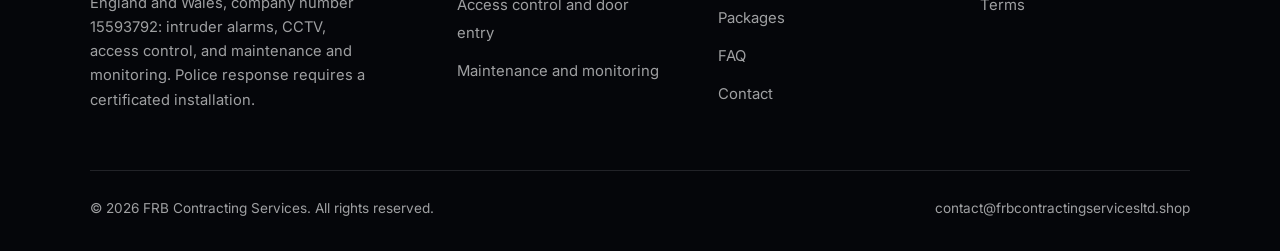
<file: contact.html>
<!DOCTYPE html>
<html lang="en" class="no-js">
<head>
<meta charset="utf-8">
<meta name="viewport" content="width=device-width, initial-scale=1">
<title>Contact — FRB Contracting Services</title>
<meta name="description" content="Contact FRB Contracting Services Ltd for a survey. We reply within one business day.">
<link rel="canonical" href="https://frbcontractingservicesltd.shop/contact.html">

<meta property="og:type" content="website">
<meta property="og:url" content="https://frbcontractingservicesltd.shop/contact.html">
<meta property="og:site_name" content="FRB Contracting Services">
<meta property="og:locale" content="en_US">
<meta property="og:title" content="Contact — FRB Contracting Services">
<meta property="og:description" content="Contact FRB Contracting Services Ltd for a survey. We reply within one business day.">
<meta name="theme-color" content="#05060a">

<link rel="icon" href="assets/img/favicon.svg" type="image/svg+xml">
<link rel="preconnect" href="https://fonts.googleapis.com">
<link rel="preconnect" href="https://fonts.gstatic.com" crossorigin>
<link rel="stylesheet" href="https://fonts.googleapis.com/css2?family=Barlow+Condensed:wght@400;500;600;700&family=Inter:wght@400..700&display=swap">
<link rel="stylesheet" href="assets/css/style.css">

<!-- Thème appliqué avant le premier rendu (évite le flash) -->
<script>
document.documentElement.classList.remove('no-js');
(function(){try{var t=localStorage.getItem('site-theme');if(t){document.documentElement.setAttribute('data-theme',t);}}catch(e){}})();
</script>
</head>

<body>
<a class="skip-link" href="#main">Skip to main content</a>

<header class="site-header">
  <nav class="wrap nav" aria-label="Main navigation">
    <a class="brand" href="index.html">
      <svg class="brand__mark" viewBox="0 0 64 64" aria-hidden="true">
        <rect class="bm-bg" width="64" height="64" rx="16"/>
        <g class="bm-ic" transform="translate(14 14) scale(1.5)" fill="none" stroke-width="2.1" stroke-linecap="round" stroke-linejoin="round"><path d="M2 12s3.6-7 10-7 10 7 10 7-3.6 7-10 7S2 12 2 12z"/><circle cx="12" cy="12" r="3"/></g>
      </svg>
      <span>FRB Contracting Services<span class="brand__sub">FRB Contracting Services Ltd</span></span>
    </a>

    <ul class="nav__links" id="nav-links">
      <li><a href="index.html">Home</a></li>
      <li><a href="programs.html">Services</a></li>
      <li><a href="index.html#pricing">Packages</a></li>
      <li><a href="about.html">How we work</a></li>
      <li><a href="contact.html" aria-current="page">Contact</a></li>
      <li><a class="btn btn--primary" href="contact.html">Free site survey</a></li>
    </ul>

    <div class="nav__cta">
      <button class="theme-toggle" type="button" aria-label="Switch to dark theme">
        <svg class="icon-sun" viewBox="0 0 24 24" fill="none" stroke="currentColor" stroke-width="1.8" stroke-linecap="round" aria-hidden="true"><circle cx="12" cy="12" r="4"/><path d="M12 2v2m0 16v2M2 12h2m16 0h2M4.9 4.9l1.4 1.4m11.4 11.4 1.4 1.4M19.1 4.9l-1.4 1.4M6.3 17.7l-1.4 1.4"/></svg>
        <svg class="icon-moon" viewBox="0 0 24 24" fill="none" stroke="currentColor" stroke-width="1.8" stroke-linecap="round" stroke-linejoin="round" aria-hidden="true"><path d="M21 12.8A9 9 0 1 1 11.2 3a7 7 0 0 0 9.8 9.8z"/></svg>
      </button>
      <a class="btn btn--primary" href="contact.html">Free site survey</a>
      <button class="nav__toggle" type="button" aria-expanded="false" aria-controls="nav-links" aria-label="Open menu">
        <svg class="icon-open" viewBox="0 0 24 24" fill="none" stroke="currentColor" stroke-width="2" stroke-linecap="round" aria-hidden="true"><path d="M3 6h18M3 12h18M3 18h18"/></svg>
        <svg class="icon-close" viewBox="0 0 24 24" fill="none" stroke="currentColor" stroke-width="2" stroke-linecap="round" aria-hidden="true"><path d="M6 6l12 12M18 6L6 18"/></svg>
      </button>
    </div>
  </nav>
</header>

<main id="main">

<section class="page-head">
  <div class="wrap">
    <nav class="breadcrumb" aria-label="Breadcrumb">
      <a href="index.html">Home</a><span>/</span><span aria-current="page">Contact</span>
    </nav>
    <h1>Book a free site survey</h1>
    <p>Tell us about the premises and what you are trying to protect. We reply within one business day.</p>
  </div>
</section>

<section class="section wrap">
  <div class="form-layout">

    <!--
      FORM: the action attribute holds a placeholder id. Create a free form at
      https://formspree.io and replace VOTRE_ID_FORMSPREE. Until then, the button
      opens the visitor's email app with a pre-filled message to contact@frbcontractingservicesltd.shop.
    -->
    <form class="form" id="contact-form" action="https://formspree.io/f/VOTRE_ID_FORMSPREE" method="POST"
          data-email="contact@frbcontractingservicesltd.shop" data-subject="Security systems enquiry"
          data-msg-mail="Your email app will open with the message ready to send." data-msg-sending="Sending…"
          data-msg-ok="Thanks! Your message is on its way. We reply within one business day." data-msg-err="Sending failed. Please email us directly at">
      <div class="form__row">
        <div class="field">
          <label for="nom">Full name <span class="req" aria-hidden="true">*</span></label>
          <input type="text" id="nom" name="nom" autocomplete="name" required>
        </div>
        <div class="field">
          <label for="email">Email address <span class="req" aria-hidden="true">*</span></label>
          <input type="email" id="email" name="email" autocomplete="email" required>
        </div>
      </div>

      <div class="form__row">
        <div class="field">
          <label for="programme">What you need</label>
          <select id="programme" name="programme">
            <option>Intruder alarms</option>
            <option>CCTV</option>
            <option>Access control and door entry</option>
            <option>Maintenance and monitoring</option>
            <option>Not sure yet</option>
          </select>
        </div>
        <div class="field">
          <label for="niveau">What you need</label>
          <select id="niveau" name="niveau">
            <option>An intruder alarm</option>
            <option>CCTV</option>
            <option>Access control or door entry</option>
            <option>Maintenance for an existing system</option>
          </select>
        </div>
      </div>

      <div class="field">
        <label for="message">Your message <span class="req" aria-hidden="true">*</span></label>
        <textarea id="message" name="message" required placeholder="The type of premises, what you are protecting, whether an insurer has specified anything, and whether you want police response…"></textarea>
        <span class="field__hint">If your insurer has specified an alarm grade, tell us — fitting below it can give grounds to decline a claim.</span>
      </div>

      <!-- Bot trap: hidden from humans -->
      <div class="visually-hidden" aria-hidden="true">
        <label for="site-web">Leave this field empty</label>
        <input type="text" id="site-web" name="_gotcha" tabindex="-1" autocomplete="off">
      </div>

      <button class="btn btn--primary btn--lg" type="submit">Send my request <svg viewBox="0 0 24 24" fill="none" stroke="currentColor" stroke-width="2.2" stroke-linecap="round" stroke-linejoin="round" aria-hidden="true"><path d="M5 12h14M13 6l6 6-6 6"/></svg></button>

      <p id="form-status" class="form__status" role="status" aria-live="polite"></p>

      <p class="form__note">
        We only use your details to reply, and never sell them. See our <a href="legal.html#privacy">privacy policy</a>.
      </p>
    </form>

    <aside class="contact-aside">
      <div class="contact-card">
        <svg viewBox="0 0 24 24" fill="none" stroke="currentColor" stroke-width="1.8" stroke-linecap="round" stroke-linejoin="round" aria-hidden="true"><rect x="2.5" y="5" width="19" height="14" rx="3"/><path d="M3 7l9 6 9-6"/></svg>
        <div><b>Email</b><a href="mailto:contact@frbcontractingservicesltd.shop">contact@frbcontractingservicesltd.shop</a></div>
      </div>
      <div class="contact-card">
        <svg viewBox="0 0 24 24" fill="none" stroke="currentColor" stroke-width="1.8" stroke-linecap="round" stroke-linejoin="round" aria-hidden="true"><circle cx="12" cy="12" r="9"/><path d="M12 7v5l3.2 2"/></svg>
        <div><b>Response time</b><span>Within one business day, Monday to Friday</span></div>
      </div>
      <div class="contact-card">
        <svg viewBox="0 0 24 24" fill="none" stroke="currentColor" stroke-width="1.8" stroke-linecap="round" stroke-linejoin="round" aria-hidden="true"><rect x="3.5" y="5" width="17" height="16" rx="2.5"/><path d="M8 3v4M16 3v4M3.5 10h17"/></svg>
        <div><b>Availability</b><span>[YOUR BUSINESS HOURS] · surveys by appointment</span></div>
      </div>
      <div class="contact-card">
        <svg viewBox="0 0 24 24" fill="none" stroke="currentColor" stroke-width="1.8" stroke-linecap="round" stroke-linejoin="round" aria-hidden="true"><rect x="4" y="4.5" width="16" height="11" rx="2"/><path d="M2 19.5h20"/></svg>
        <div><b>Format</b><span>Whitley Bay and across the North East</span></div>
      </div>
      <div class="contact-card contact-card--soft">
        <svg viewBox="0 0 24 24" fill="none" stroke="currentColor" stroke-width="1.8" stroke-linecap="round" stroke-linejoin="round" aria-hidden="true"><circle cx="12" cy="12" r="9.2"/><path d="M12 16v-4.5M12 8.2v.1"/></svg>
        <div><b>Good to know</b><span>Check your insurance policy for any specified alarm grade or maintenance requirement.</span></div>
      </div>
    </aside>

  </div>
</section>

</main>

<footer class="site-footer">
  <div class="wrap">
    <div class="footer__grid">
      <div class="footer__brand">
        <a class="brand" href="index.html">
          <svg class="brand__mark" viewBox="0 0 64 64" aria-hidden="true">
        <rect class="bm-bg" width="64" height="64" rx="16"/>
        <g class="bm-ic" transform="translate(14 14) scale(1.5)" fill="none" stroke-width="2.1" stroke-linecap="round" stroke-linejoin="round"><path d="M2 12s3.6-7 10-7 10 7 10 7-3.6 7-10 7S2 12 2 12z"/><circle cx="12" cy="12" r="3"/></g>
      </svg>
          <span>FRB Contracting Services<span class="brand__sub">FRB Contracting Services Ltd</span></span>
        </a>
        <p>FRB Contracting Services Ltd — security systems in the North East, registered in England and Wales, company number 15593792: intruder alarms, CCTV, access control, and maintenance and monitoring. Police response requires a certificated installation.</p>
      </div>

      <div class="footer__col">
        <h4>Services</h4>
        <ul>
          <li><a href="programs.html#alarms">Intruder alarms</a></li>
          <li><a href="programs.html#cctv">CCTV</a></li>
          <li><a href="programs.html#access">Access control and door entry</a></li>
          <li><a href="programs.html#maintenance">Maintenance and monitoring</a></li>
        </ul>
      </div>

      <div class="footer__col">
        <h4>FRB Contracting Services</h4>
        <ul>
          <li><a href="about.html">How we work</a></li>
          <li><a href="index.html#how-it-works">How it works</a></li>
          <li><a href="index.html#pricing">Packages</a></li>
          <li><a href="index.html#faq">FAQ</a></li>
          <li><a href="contact.html">Contact</a></li>
        </ul>
      </div>

      <div class="footer__col">
        <h4>Legal</h4>
        <ul>
          <li><a href="legal.html">Legal &amp; policies</a></li>
          <li><a href="legal.html#privacy">Privacy</a></li>
          <li><a href="legal.html#terms">Terms</a></li>
        </ul>
      </div>
    </div>

    <div class="footer__bottom">
      <p>© <span data-year>2026</span> FRB Contracting Services. All rights reserved.</p>
      <p><a href="mailto:contact@frbcontractingservicesltd.shop">contact@frbcontractingservicesltd.shop</a></p>
    </div>
  </div>
</footer>

<script src="assets/js/main.js" defer></script>
</body>
</html>
</file>
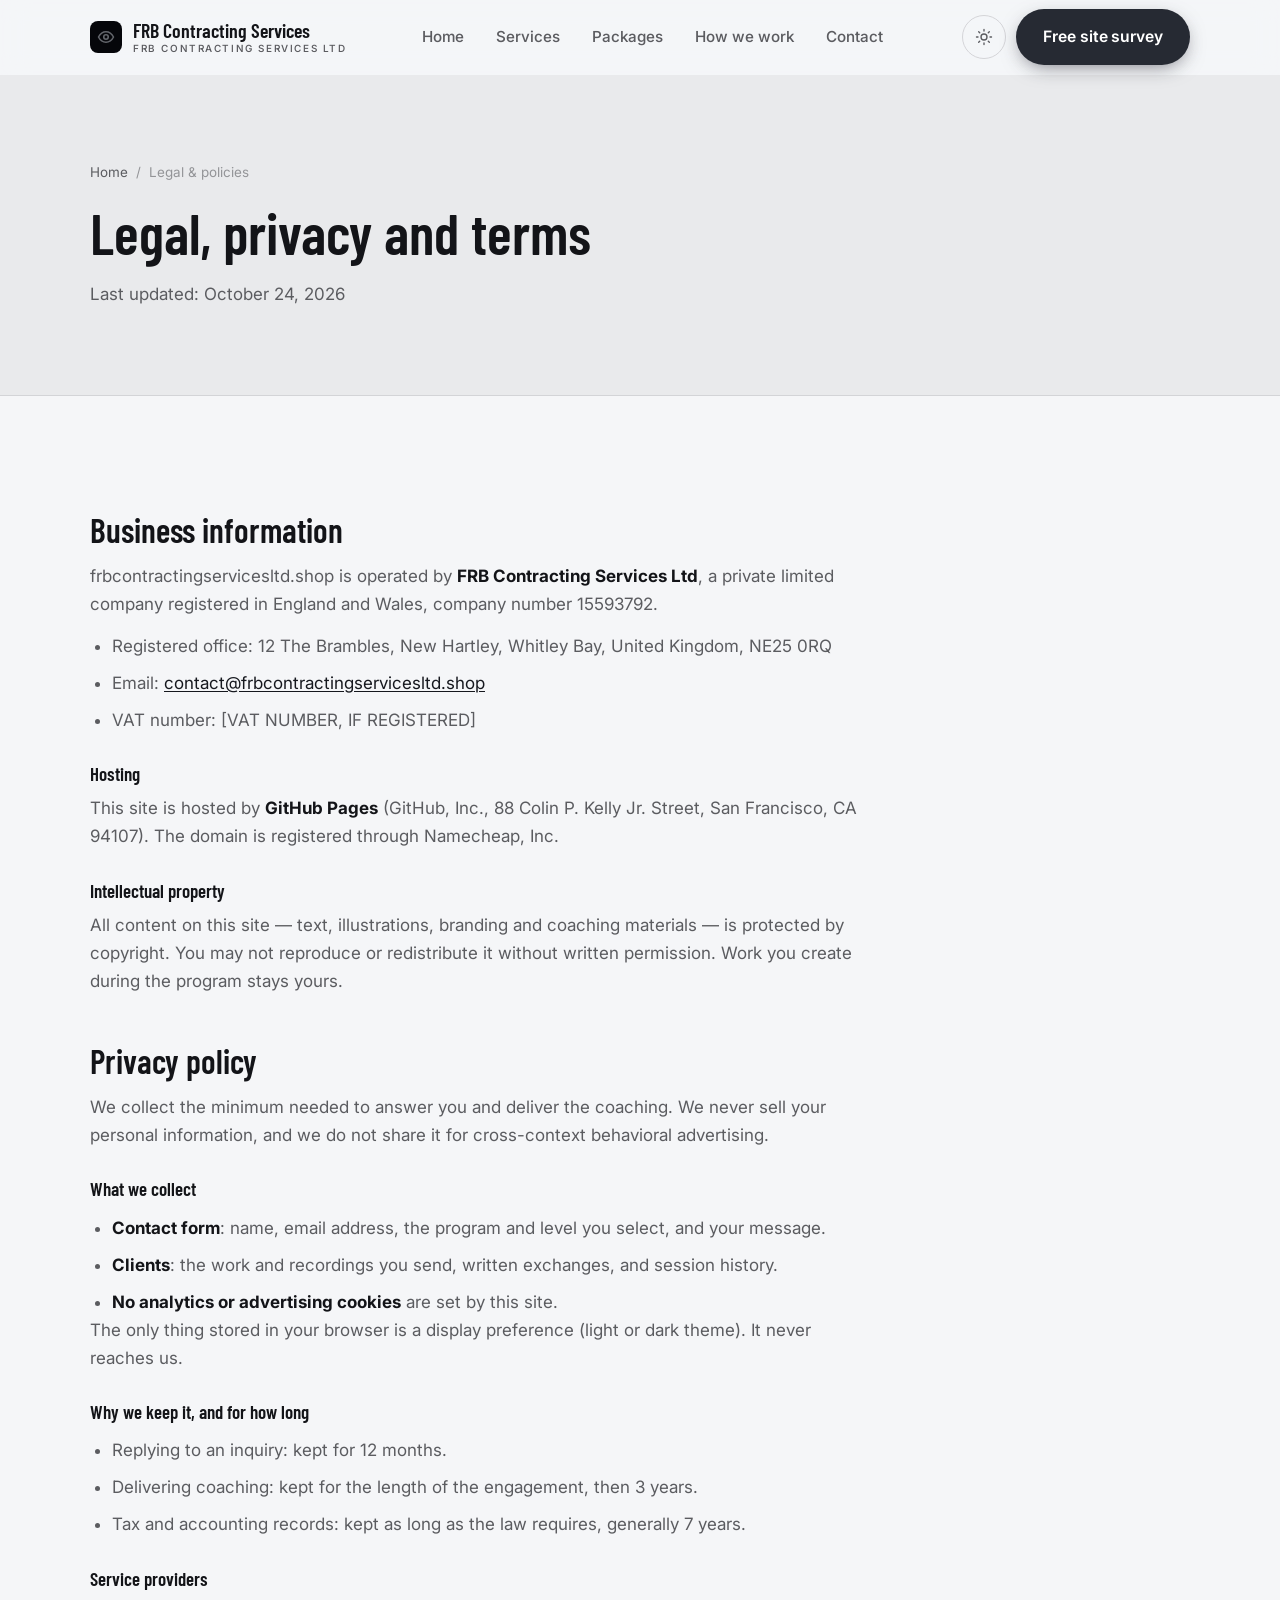
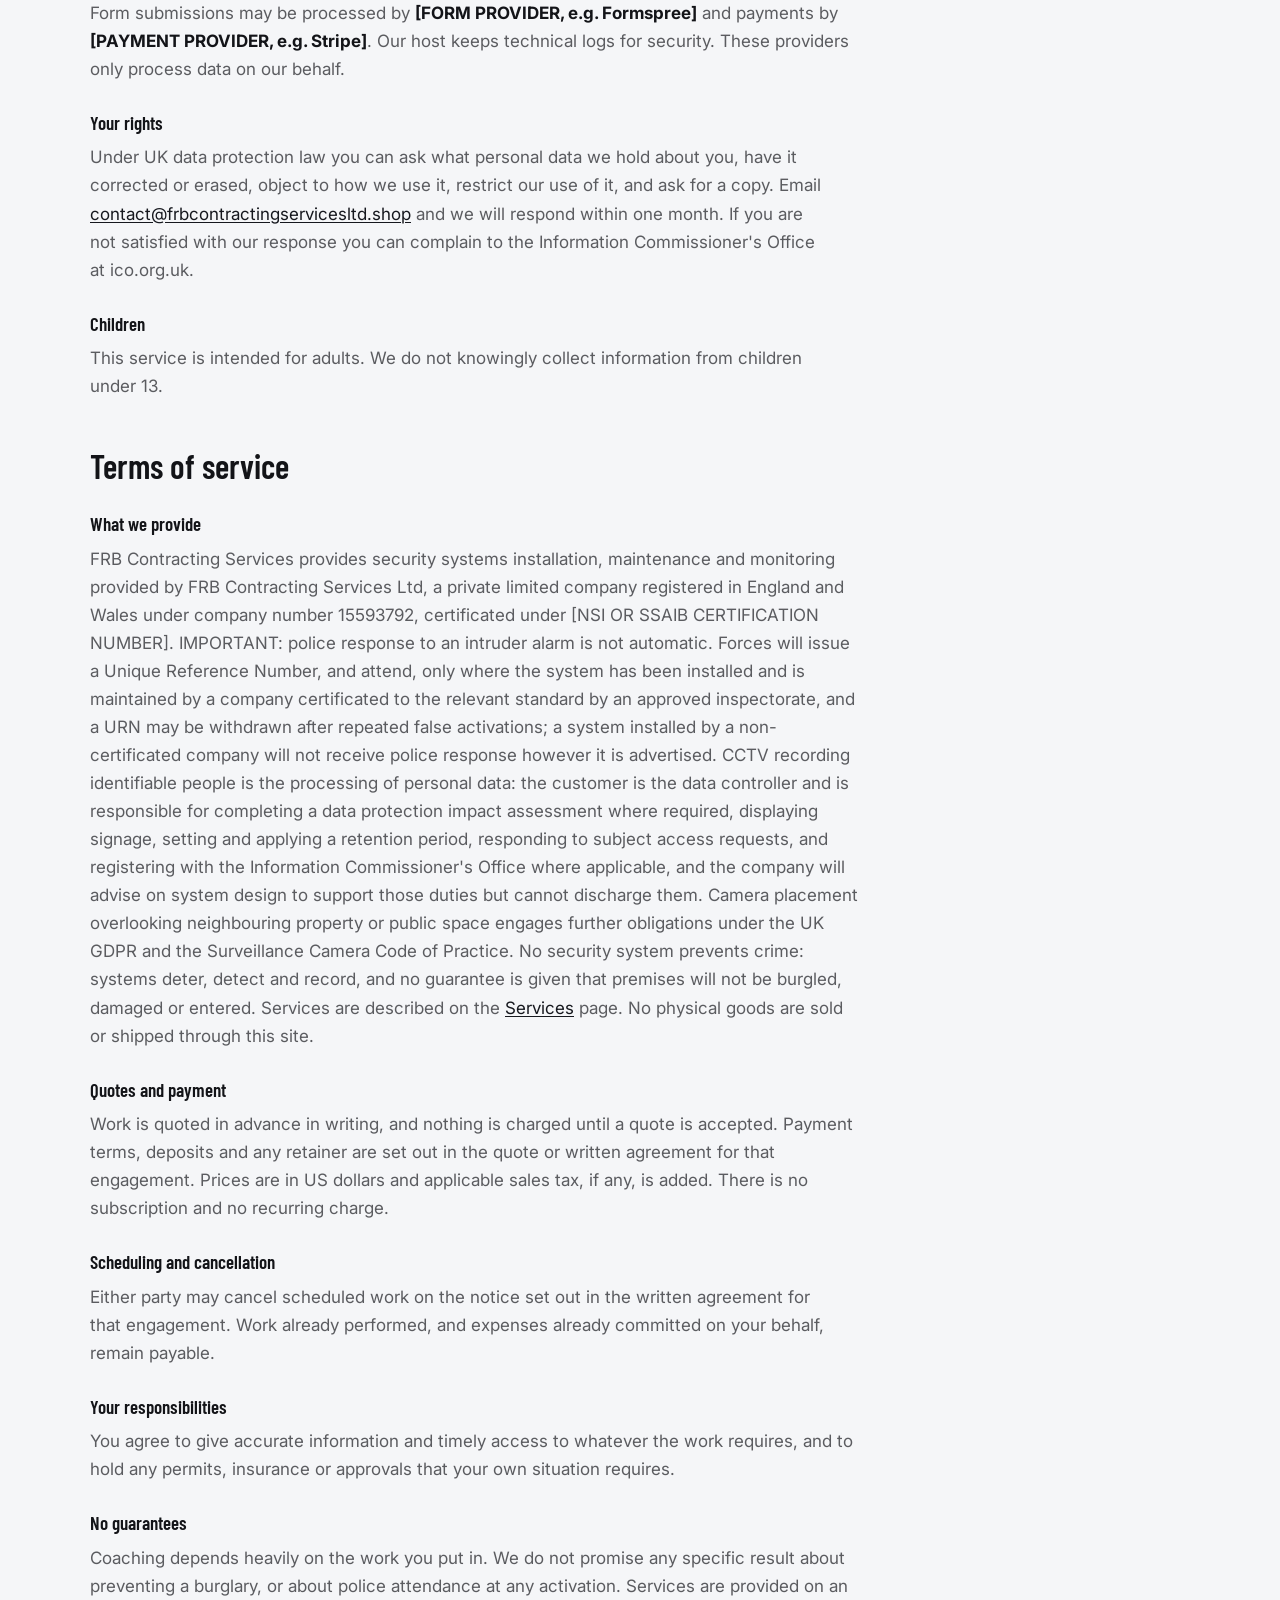
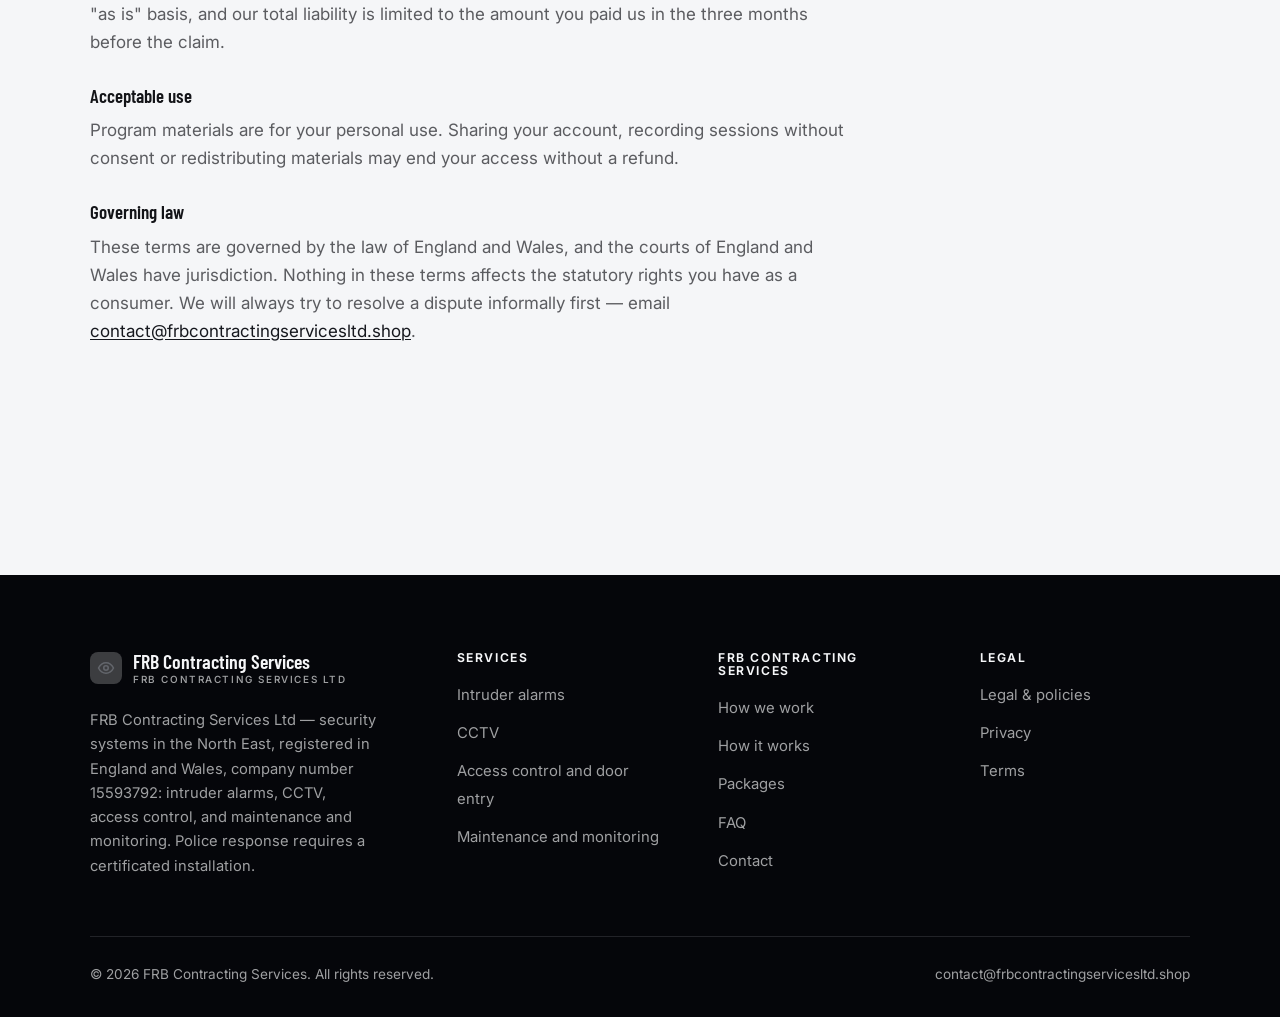
<file: legal.html>
<!DOCTYPE html>
<html lang="en" class="no-js">
<head>
<meta charset="utf-8">
<meta name="viewport" content="width=device-width, initial-scale=1">
<title>Legal, privacy and terms — FRB Contracting Services</title>
<meta name="description" content="Business information, privacy policy and terms of service for FRB Contracting Services.">
<meta name="robots" content="noindex">

<meta property="og:type" content="website">
<meta property="og:url" content="https://frbcontractingservicesltd.shop/legal.html">
<meta property="og:site_name" content="FRB Contracting Services">
<meta property="og:locale" content="en_US">
<meta property="og:title" content="Legal, privacy and terms — FRB Contracting Services">
<meta property="og:description" content="Business information, privacy policy and terms of service for FRB Contracting Services.">
<meta name="theme-color" content="#05060a">

<link rel="icon" href="assets/img/favicon.svg" type="image/svg+xml">
<link rel="preconnect" href="https://fonts.googleapis.com">
<link rel="preconnect" href="https://fonts.gstatic.com" crossorigin>
<link rel="stylesheet" href="https://fonts.googleapis.com/css2?family=Barlow+Condensed:wght@400;500;600;700&family=Inter:wght@400..700&display=swap">
<link rel="stylesheet" href="assets/css/style.css">

<!-- Thème appliqué avant le premier rendu (évite le flash) -->
<script>
document.documentElement.classList.remove('no-js');
(function(){try{var t=localStorage.getItem('site-theme');if(t){document.documentElement.setAttribute('data-theme',t);}}catch(e){}})();
</script>
</head>

<body>
<a class="skip-link" href="#main">Skip to main content</a>

<header class="site-header">
  <nav class="wrap nav" aria-label="Main navigation">
    <a class="brand" href="index.html">
      <svg class="brand__mark" viewBox="0 0 64 64" aria-hidden="true">
        <rect class="bm-bg" width="64" height="64" rx="16"/>
        <g class="bm-ic" transform="translate(14 14) scale(1.5)" fill="none" stroke-width="2.1" stroke-linecap="round" stroke-linejoin="round"><path d="M2 12s3.6-7 10-7 10 7 10 7-3.6 7-10 7S2 12 2 12z"/><circle cx="12" cy="12" r="3"/></g>
      </svg>
      <span>FRB Contracting Services<span class="brand__sub">FRB Contracting Services Ltd</span></span>
    </a>

    <ul class="nav__links" id="nav-links">
      <li><a href="index.html">Home</a></li>
      <li><a href="programs.html">Services</a></li>
      <li><a href="index.html#pricing">Packages</a></li>
      <li><a href="about.html">How we work</a></li>
      <li><a href="contact.html">Contact</a></li>
      <li><a class="btn btn--primary" href="contact.html">Free site survey</a></li>
    </ul>

    <div class="nav__cta">
      <button class="theme-toggle" type="button" aria-label="Switch to dark theme">
        <svg class="icon-sun" viewBox="0 0 24 24" fill="none" stroke="currentColor" stroke-width="1.8" stroke-linecap="round" aria-hidden="true"><circle cx="12" cy="12" r="4"/><path d="M12 2v2m0 16v2M2 12h2m16 0h2M4.9 4.9l1.4 1.4m11.4 11.4 1.4 1.4M19.1 4.9l-1.4 1.4M6.3 17.7l-1.4 1.4"/></svg>
        <svg class="icon-moon" viewBox="0 0 24 24" fill="none" stroke="currentColor" stroke-width="1.8" stroke-linecap="round" stroke-linejoin="round" aria-hidden="true"><path d="M21 12.8A9 9 0 1 1 11.2 3a7 7 0 0 0 9.8 9.8z"/></svg>
      </button>
      <a class="btn btn--primary" href="contact.html">Free site survey</a>
      <button class="nav__toggle" type="button" aria-expanded="false" aria-controls="nav-links" aria-label="Open menu">
        <svg class="icon-open" viewBox="0 0 24 24" fill="none" stroke="currentColor" stroke-width="2" stroke-linecap="round" aria-hidden="true"><path d="M3 6h18M3 12h18M3 18h18"/></svg>
        <svg class="icon-close" viewBox="0 0 24 24" fill="none" stroke="currentColor" stroke-width="2" stroke-linecap="round" aria-hidden="true"><path d="M6 6l12 12M18 6L6 18"/></svg>
      </button>
    </div>
  </nav>
</header>

<main id="main">

<section class="page-head">
  <div class="wrap">
    <nav class="breadcrumb" aria-label="Breadcrumb">
      <a href="index.html">Home</a><span>/</span><span aria-current="page">Legal &amp; policies</span>
    </nav>
    <h1>Legal, privacy and terms</h1>
    <p>Last updated: <time datetime="2026-10-24">October 24, 2026</time></p>
  </div>
</section>

<section class="section wrap">
  <div class="prose">

    <!--
      TO DO: this is a skeleton, not legal advice. Replace every [BRACKET] with
      your real details before selling, and have a lawyer review it if you can.
      Consumer protection rules differ by state.
    -->

    <h2 id="business">Business information</h2>
    <p>
      frbcontractingservicesltd.shop is operated by <strong>FRB Contracting Services Ltd</strong>, a private limited
      company registered in England and Wales, company number 15593792.
    </p>
    <ul>
      <li>Registered office: 12 The Brambles, New Hartley, Whitley Bay, United Kingdom, NE25 0RQ</li>
      <li>Email: <a href="mailto:contact@frbcontractingservicesltd.shop">contact@frbcontractingservicesltd.shop</a></li>
      <li>VAT number: [VAT NUMBER, IF REGISTERED]</li>
    </ul>

    <h3>Hosting</h3>
    <p>
      This site is hosted by <strong>GitHub Pages</strong> (GitHub, Inc., 88 Colin P. Kelly Jr. Street,
      San Francisco, CA 94107). The domain is registered through Namecheap, Inc.
    </p>

    <h3>Intellectual property</h3>
    <p>
      All content on this site — text, illustrations, branding and coaching materials — is protected by
      copyright. You may not reproduce or redistribute it without written permission. Work you create during
      the program stays yours.
    </p>

    <h2 id="privacy">Privacy policy</h2>
    <p>
      We collect the minimum needed to answer you and deliver the coaching. We never sell your personal
      information, and we do not share it for cross-context behavioral advertising.
    </p>
    <h3>What we collect</h3>
    <ul>
      <li><strong>Contact form</strong>: name, email address, the program and level you select, and your message.</li>
      <li><strong>Clients</strong>: the work and recordings you send, written exchanges, and session history.</li>
      <li><strong>No analytics or advertising cookies</strong> are set by this site.</li>
    </ul>
    <p>
      The only thing stored in your browser is a display preference (light or dark theme). It never reaches us.
    </p>
    <h3>Why we keep it, and for how long</h3>
    <ul>
      <li>Replying to an inquiry: kept for 12 months.</li>
      <li>Delivering coaching: kept for the length of the engagement, then 3 years.</li>
      <li>Tax and accounting records: kept as long as the law requires, generally 7 years.</li>
    </ul>
    <h3>Service providers</h3>
    <p>
      Form submissions may be processed by <strong>[FORM PROVIDER, e.g. Formspree]</strong> and payments by
      <strong>[PAYMENT PROVIDER, e.g. Stripe]</strong>. Our host keeps technical logs for security. These
      providers only process data on our behalf.
    </p>
    <h3>Your rights</h3>
    <p>
      Under UK data protection law you can ask what personal data we hold about you, have it corrected or
      erased, object to how we use it, restrict our use of it, and ask for a copy. Email
      <a href="mailto:contact@frbcontractingservicesltd.shop">contact@frbcontractingservicesltd.shop</a> and we will respond within one month. If you are not satisfied with
      our response you can complain to the Information Commissioner's Office at ico.org.uk.
    </p>
    <h3>Children</h3>
    <p>
      This service is intended for adults. We do not knowingly collect information from children under 13.
    </p>

    <h2 id="terms">Terms of service</h2>
    <h3>What we provide</h3>
    <p>
      FRB Contracting Services provides security systems installation, maintenance and monitoring provided by FRB Contracting Services Ltd, a private limited company registered in England and Wales under company number 15593792, certificated under [NSI OR SSAIB CERTIFICATION NUMBER]. IMPORTANT: police response to an intruder alarm is not automatic. Forces will issue a Unique Reference Number, and attend, only where the system has been installed and is maintained by a company certificated to the relevant standard by an approved inspectorate, and a URN may be withdrawn after repeated false activations; a system installed by a non-certificated company will not receive police response however it is advertised. CCTV recording identifiable people is the processing of personal data: the customer is the data controller and is responsible for completing a data protection impact assessment where required, displaying signage, setting and applying a retention period, responding to subject access requests, and registering with the Information Commissioner's Office where applicable, and the company will advise on system design to support those duties but cannot discharge them. Camera placement overlooking neighbouring property or public space engages further obligations under the UK GDPR and the Surveillance Camera Code of Practice. No security system prevents crime: systems deter, detect and record, and no guarantee is given that premises will not be burgled, damaged or entered. Services are described on the
      <a href="programs.html">Services</a> page. No physical goods are sold or shipped through this site.
    </p>
    <h3>Quotes and payment</h3>
    <p>
      Work is quoted in advance in writing, and nothing is charged until a quote is accepted. Payment terms,
      deposits and any retainer are set out in the quote or written agreement for that engagement. Prices are in
      US dollars and applicable sales tax, if any, is added. There is no subscription and no recurring charge.
    </p>
    <h3>Scheduling and cancellation</h3>
    <p>
      Either party may cancel scheduled work on the notice set out in the written agreement for that engagement.
      Work already performed, and expenses already committed on your behalf, remain payable.
    </p>
    <h3>Your responsibilities</h3>
    <p>
      You agree to give accurate information and timely access to whatever the work requires, and to hold any
      permits, insurance or approvals that your own situation requires.
    </p>

    <h3>No guarantees</h3>
    <p>
      Coaching depends heavily on the work you put in. We do not promise any specific result
      about preventing a burglary, or about police attendance at any activation. Services are provided on an "as is" basis, and our total
      liability is limited to the amount you paid us in the three months before the claim.
    </p>
    <h3>Acceptable use</h3>
    <p>
      Program materials are for your personal use. Sharing your account, recording sessions without consent
      or redistributing materials may end your access without a refund.
    </p>
    <h3>Governing law</h3>
    <p>
      These terms are governed by the law of England and Wales, and the courts of England and Wales have
      jurisdiction. Nothing in these terms affects the statutory rights you have as a consumer. We will always
      try to resolve a dispute informally first — email <a href="mailto:contact@frbcontractingservicesltd.shop">contact@frbcontractingservicesltd.shop</a>.
    </p>

  </div>
</section>

</main>

<footer class="site-footer">
  <div class="wrap">
    <div class="footer__grid">
      <div class="footer__brand">
        <a class="brand" href="index.html">
          <svg class="brand__mark" viewBox="0 0 64 64" aria-hidden="true">
        <rect class="bm-bg" width="64" height="64" rx="16"/>
        <g class="bm-ic" transform="translate(14 14) scale(1.5)" fill="none" stroke-width="2.1" stroke-linecap="round" stroke-linejoin="round"><path d="M2 12s3.6-7 10-7 10 7 10 7-3.6 7-10 7S2 12 2 12z"/><circle cx="12" cy="12" r="3"/></g>
      </svg>
          <span>FRB Contracting Services<span class="brand__sub">FRB Contracting Services Ltd</span></span>
        </a>
        <p>FRB Contracting Services Ltd — security systems in the North East, registered in England and Wales, company number 15593792: intruder alarms, CCTV, access control, and maintenance and monitoring. Police response requires a certificated installation.</p>
      </div>

      <div class="footer__col">
        <h4>Services</h4>
        <ul>
          <li><a href="programs.html#alarms">Intruder alarms</a></li>
          <li><a href="programs.html#cctv">CCTV</a></li>
          <li><a href="programs.html#access">Access control and door entry</a></li>
          <li><a href="programs.html#maintenance">Maintenance and monitoring</a></li>
        </ul>
      </div>

      <div class="footer__col">
        <h4>FRB Contracting Services</h4>
        <ul>
          <li><a href="about.html">How we work</a></li>
          <li><a href="index.html#how-it-works">How it works</a></li>
          <li><a href="index.html#pricing">Packages</a></li>
          <li><a href="index.html#faq">FAQ</a></li>
          <li><a href="contact.html">Contact</a></li>
        </ul>
      </div>

      <div class="footer__col">
        <h4>Legal</h4>
        <ul>
          <li><a href="legal.html">Legal &amp; policies</a></li>
          <li><a href="legal.html#privacy">Privacy</a></li>
          <li><a href="legal.html#terms">Terms</a></li>
        </ul>
      </div>
    </div>

    <div class="footer__bottom">
      <p>© <span data-year>2026</span> FRB Contracting Services. All rights reserved.</p>
      <p><a href="mailto:contact@frbcontractingservicesltd.shop">contact@frbcontractingservicesltd.shop</a></p>
    </div>
  </div>
</footer>

<script src="assets/js/main.js" defer></script>
</body>
</html>
</file>
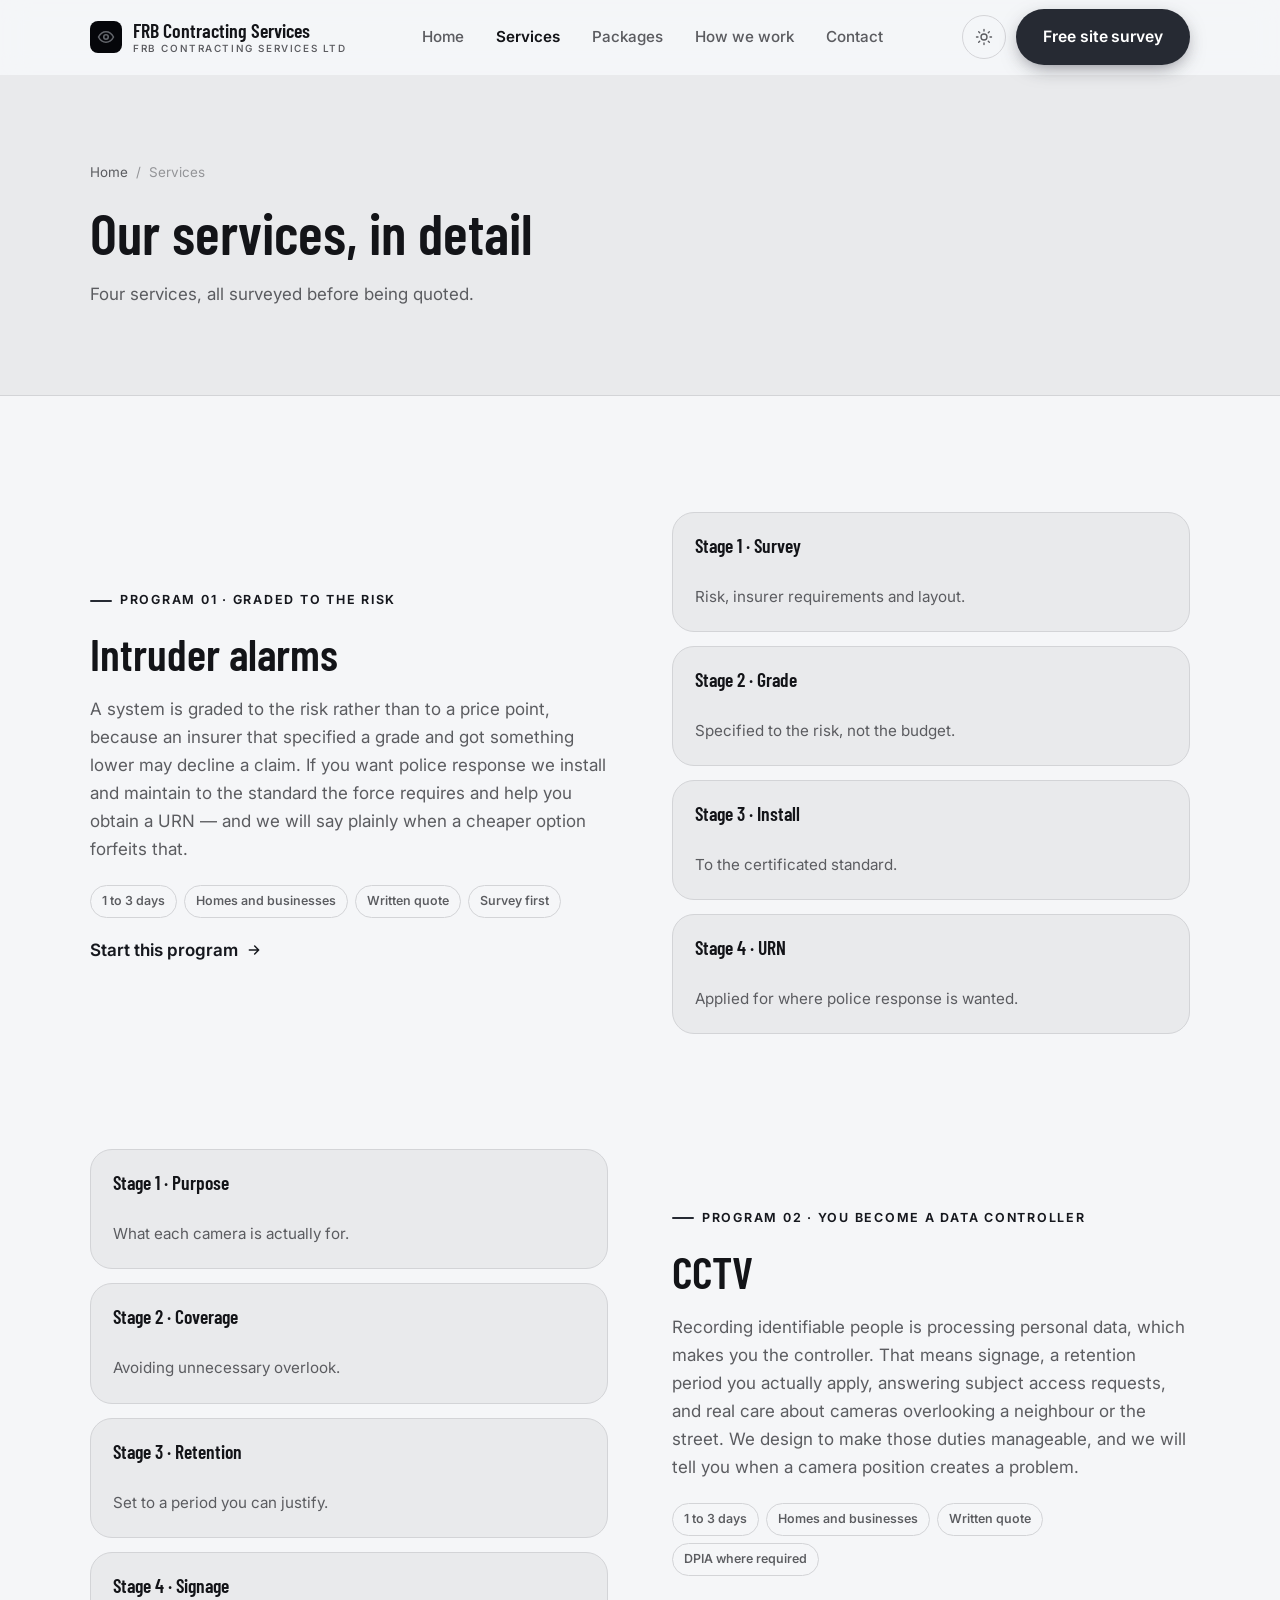
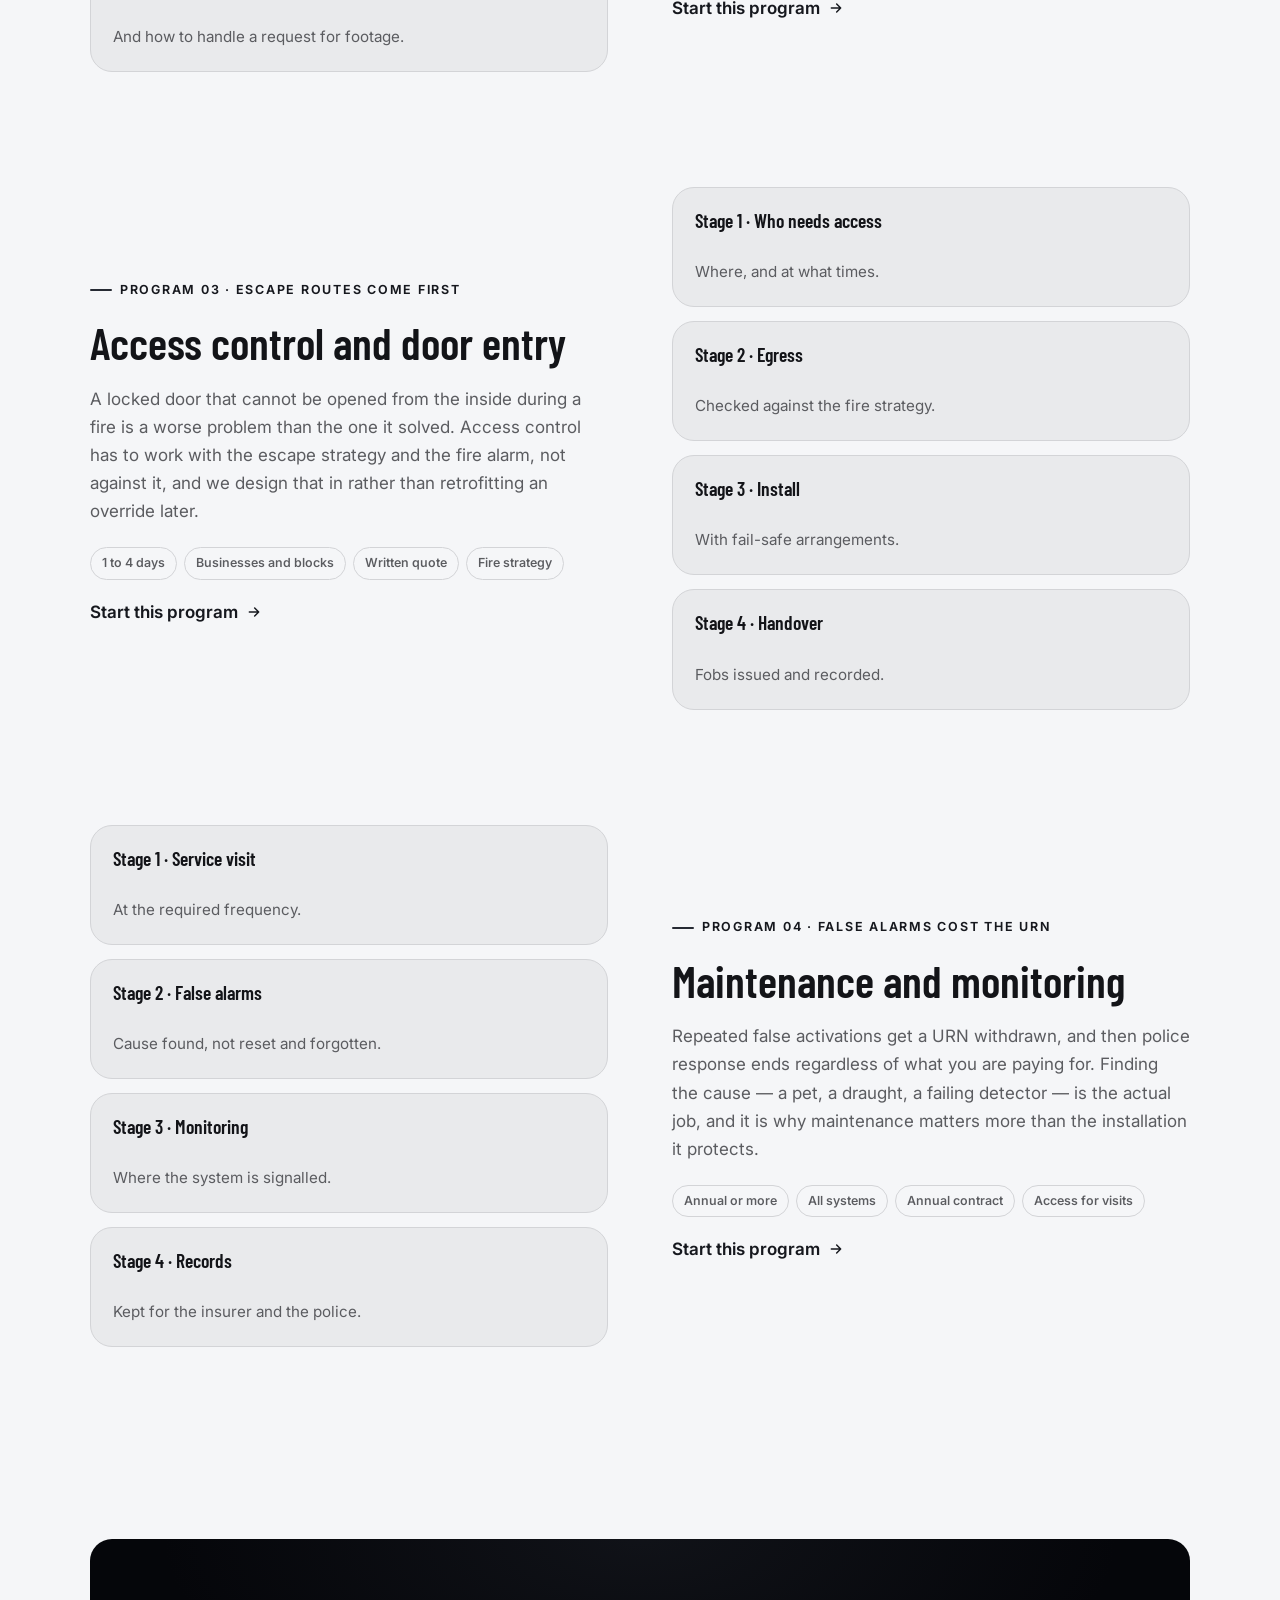
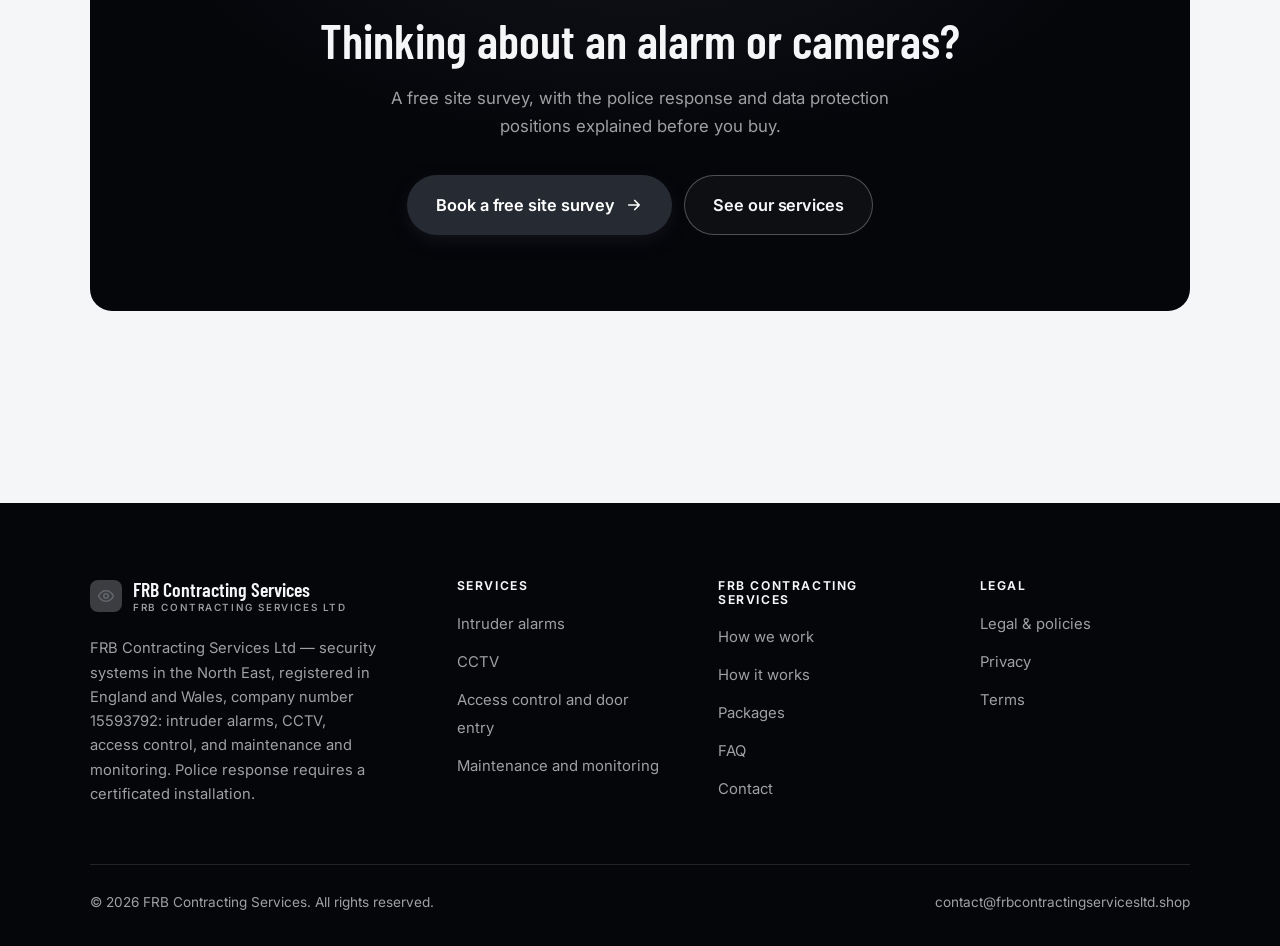
<file: programs.html>
<!DOCTYPE html>
<html lang="en" class="no-js">
<head>
<meta charset="utf-8">
<meta name="viewport" content="width=device-width, initial-scale=1">
<title>Services — FRB Contracting Services</title>
<meta name="description" content="Services of FRB Contracting Services Ltd: intruder alarms, CCTV, access control and door entry, and maintenance and monitoring.">
<link rel="canonical" href="https://frbcontractingservicesltd.shop/programs.html">

<meta property="og:type" content="website">
<meta property="og:url" content="https://frbcontractingservicesltd.shop/programs.html">
<meta property="og:site_name" content="FRB Contracting Services">
<meta property="og:locale" content="en_US">
<meta property="og:title" content="Services — FRB Contracting Services">
<meta property="og:description" content="Services of FRB Contracting Services Ltd: intruder alarms, CCTV, access control and door entry, and maintenance and monitoring.">
<meta name="theme-color" content="#05060a">

<link rel="icon" href="assets/img/favicon.svg" type="image/svg+xml">
<link rel="preconnect" href="https://fonts.googleapis.com">
<link rel="preconnect" href="https://fonts.gstatic.com" crossorigin>
<link rel="stylesheet" href="https://fonts.googleapis.com/css2?family=Barlow+Condensed:wght@400;500;600;700&family=Inter:wght@400..700&display=swap">
<link rel="stylesheet" href="assets/css/style.css">

<!-- Thème appliqué avant le premier rendu (évite le flash) -->
<script>
document.documentElement.classList.remove('no-js');
(function(){try{var t=localStorage.getItem('site-theme');if(t){document.documentElement.setAttribute('data-theme',t);}}catch(e){}})();
</script>
</head>

<body>
<a class="skip-link" href="#main">Skip to main content</a>

<header class="site-header">
  <nav class="wrap nav" aria-label="Main navigation">
    <a class="brand" href="index.html">
      <svg class="brand__mark" viewBox="0 0 64 64" aria-hidden="true">
        <rect class="bm-bg" width="64" height="64" rx="16"/>
        <g class="bm-ic" transform="translate(14 14) scale(1.5)" fill="none" stroke-width="2.1" stroke-linecap="round" stroke-linejoin="round"><path d="M2 12s3.6-7 10-7 10 7 10 7-3.6 7-10 7S2 12 2 12z"/><circle cx="12" cy="12" r="3"/></g>
      </svg>
      <span>FRB Contracting Services<span class="brand__sub">FRB Contracting Services Ltd</span></span>
    </a>

    <ul class="nav__links" id="nav-links">
      <li><a href="index.html">Home</a></li>
      <li><a href="programs.html" aria-current="page">Services</a></li>
      <li><a href="index.html#pricing">Packages</a></li>
      <li><a href="about.html">How we work</a></li>
      <li><a href="contact.html">Contact</a></li>
      <li><a class="btn btn--primary" href="contact.html">Free site survey</a></li>
    </ul>

    <div class="nav__cta">
      <button class="theme-toggle" type="button" aria-label="Switch to dark theme">
        <svg class="icon-sun" viewBox="0 0 24 24" fill="none" stroke="currentColor" stroke-width="1.8" stroke-linecap="round" aria-hidden="true"><circle cx="12" cy="12" r="4"/><path d="M12 2v2m0 16v2M2 12h2m16 0h2M4.9 4.9l1.4 1.4m11.4 11.4 1.4 1.4M19.1 4.9l-1.4 1.4M6.3 17.7l-1.4 1.4"/></svg>
        <svg class="icon-moon" viewBox="0 0 24 24" fill="none" stroke="currentColor" stroke-width="1.8" stroke-linecap="round" stroke-linejoin="round" aria-hidden="true"><path d="M21 12.8A9 9 0 1 1 11.2 3a7 7 0 0 0 9.8 9.8z"/></svg>
      </button>
      <a class="btn btn--primary" href="contact.html">Free site survey</a>
      <button class="nav__toggle" type="button" aria-expanded="false" aria-controls="nav-links" aria-label="Open menu">
        <svg class="icon-open" viewBox="0 0 24 24" fill="none" stroke="currentColor" stroke-width="2" stroke-linecap="round" aria-hidden="true"><path d="M3 6h18M3 12h18M3 18h18"/></svg>
        <svg class="icon-close" viewBox="0 0 24 24" fill="none" stroke="currentColor" stroke-width="2" stroke-linecap="round" aria-hidden="true"><path d="M6 6l12 12M18 6L6 18"/></svg>
      </button>
    </div>
  </nav>
</header>

<main id="main">

<section class="page-head">
  <div class="wrap">
    <nav class="breadcrumb" aria-label="Breadcrumb">
      <a href="index.html">Home</a><span>/</span><span aria-current="page">Services</span>
    </nav>
    <h1>Our services, in detail</h1>
    <p>Four services, all surveyed before being quoted.</p>
  </div>
</section>

<section class="section wrap" id="alarms">
  <div class="split reveal">
    <div>
      <span class="eyebrow">Program 01 · Graded to the risk</span>
      <h2>Intruder alarms</h2>
      <p>A system is graded to the risk rather than to a price point, because an insurer that specified a grade and got something lower may decline a claim. If you want police response we install and maintain to the standard the force requires and help you obtain a URN — and we will say plainly when a cheaper option forfeits that.</p>
      <ul class="tags"><li>1 to 3 days</li><li>Homes and businesses</li><li>Written quote</li><li>Survey first</li></ul>
      <p><a class="arrow-link" href="contact.html">Start this program <svg viewBox="0 0 24 24" fill="none" stroke="currentColor" stroke-width="2.2" stroke-linecap="round" stroke-linejoin="round" aria-hidden="true"><path d="M5 12h14M13 6l6 6-6 6"/></svg></a></p>
    </div>
    <div class="grid grid--2 grid--tight">
      <article class="card card--sm">
        <h3>Stage 1 · Survey</h3>
        <p>Risk, insurer requirements and layout.</p>
      </article>
      <article class="card card--sm">
        <h3>Stage 2 · Grade</h3>
        <p>Specified to the risk, not the budget.</p>
      </article>
      <article class="card card--sm">
        <h3>Stage 3 · Install</h3>
        <p>To the certificated standard.</p>
      </article>
      <article class="card card--sm">
        <h3>Stage 4 · URN</h3>
        <p>Applied for where police response is wanted.</p>
      </article>
    </div>
  </div>
</section>

<section class="section section--flush wrap" id="cctv">
  <div class="split reveal">
    <div class="grid grid--2 grid--tight">
      <article class="card card--sm">
        <h3>Stage 1 · Purpose</h3>
        <p>What each camera is actually for.</p>
      </article>
      <article class="card card--sm">
        <h3>Stage 2 · Coverage</h3>
        <p>Avoiding unnecessary overlook.</p>
      </article>
      <article class="card card--sm">
        <h3>Stage 3 · Retention</h3>
        <p>Set to a period you can justify.</p>
      </article>
      <article class="card card--sm">
        <h3>Stage 4 · Signage</h3>
        <p>And how to handle a request for footage.</p>
      </article>
    </div>
    <div>
      <span class="eyebrow">Program 02 · You become a data controller</span>
      <h2>CCTV</h2>
      <p>Recording identifiable people is processing personal data, which makes you the controller. That means signage, a retention period you actually apply, answering subject access requests, and real care about cameras overlooking a neighbour or the street. We design to make those duties manageable, and we will tell you when a camera position creates a problem.</p>
      <ul class="tags"><li>1 to 3 days</li><li>Homes and businesses</li><li>Written quote</li><li>DPIA where required</li></ul>
      <p><a class="arrow-link" href="contact.html">Start this program <svg viewBox="0 0 24 24" fill="none" stroke="currentColor" stroke-width="2.2" stroke-linecap="round" stroke-linejoin="round" aria-hidden="true"><path d="M5 12h14M13 6l6 6-6 6"/></svg></a></p>
    </div>
  </div>
</section>

<section class="section section--flush wrap" id="access">
  <div class="split reveal">
    <div>
      <span class="eyebrow">Program 03 · Escape routes come first</span>
      <h2>Access control and door entry</h2>
      <p>A locked door that cannot be opened from the inside during a fire is a worse problem than the one it solved. Access control has to work with the escape strategy and the fire alarm, not against it, and we design that in rather than retrofitting an override later.</p>
      <ul class="tags"><li>1 to 4 days</li><li>Businesses and blocks</li><li>Written quote</li><li>Fire strategy</li></ul>
      <p><a class="arrow-link" href="contact.html">Start this program <svg viewBox="0 0 24 24" fill="none" stroke="currentColor" stroke-width="2.2" stroke-linecap="round" stroke-linejoin="round" aria-hidden="true"><path d="M5 12h14M13 6l6 6-6 6"/></svg></a></p>
    </div>
    <div class="grid grid--2 grid--tight">
      <article class="card card--sm">
        <h3>Stage 1 · Who needs access</h3>
        <p>Where, and at what times.</p>
      </article>
      <article class="card card--sm">
        <h3>Stage 2 · Egress</h3>
        <p>Checked against the fire strategy.</p>
      </article>
      <article class="card card--sm">
        <h3>Stage 3 · Install</h3>
        <p>With fail-safe arrangements.</p>
      </article>
      <article class="card card--sm">
        <h3>Stage 4 · Handover</h3>
        <p>Fobs issued and recorded.</p>
      </article>
    </div>
  </div>
</section>

<section class="section section--flush wrap" id="maintenance">
  <div class="split reveal">
    <div class="grid grid--2 grid--tight">
      <article class="card card--sm">
        <h3>Stage 1 · Service visit</h3>
        <p>At the required frequency.</p>
      </article>
      <article class="card card--sm">
        <h3>Stage 2 · False alarms</h3>
        <p>Cause found, not reset and forgotten.</p>
      </article>
      <article class="card card--sm">
        <h3>Stage 3 · Monitoring</h3>
        <p>Where the system is signalled.</p>
      </article>
      <article class="card card--sm">
        <h3>Stage 4 · Records</h3>
        <p>Kept for the insurer and the police.</p>
      </article>
    </div>
    <div>
      <span class="eyebrow">Program 04 · False alarms cost the URN</span>
      <h2>Maintenance and monitoring</h2>
      <p>Repeated false activations get a URN withdrawn, and then police response ends regardless of what you are paying for. Finding the cause — a pet, a draught, a failing detector — is the actual job, and it is why maintenance matters more than the installation it protects.</p>
      <ul class="tags"><li>Annual or more</li><li>All systems</li><li>Annual contract</li><li>Access for visits</li></ul>
      <p><a class="arrow-link" href="contact.html">Start this program <svg viewBox="0 0 24 24" fill="none" stroke="currentColor" stroke-width="2.2" stroke-linecap="round" stroke-linejoin="round" aria-hidden="true"><path d="M5 12h14M13 6l6 6-6 6"/></svg></a></p>
    </div>
  </div>
</section>

<section class="wrap section--tight">
  <div class="cta-band reveal">
    <h2>Thinking about an alarm or cameras?</h2>
    <p>A free site survey, with the police response and data protection positions explained before you buy.</p>
    <div class="hero__actions">
      <a class="btn btn--primary btn--lg" href="contact.html">Book a free site survey <svg viewBox="0 0 24 24" fill="none" stroke="currentColor" stroke-width="2.2" stroke-linecap="round" stroke-linejoin="round" aria-hidden="true"><path d="M5 12h14M13 6l6 6-6 6"/></svg></a>
      <a class="btn btn--on-dark btn--lg" href="programs.html">See our services</a>
    </div>
  </div>
</section>

</main>

<footer class="site-footer">
  <div class="wrap">
    <div class="footer__grid">
      <div class="footer__brand">
        <a class="brand" href="index.html">
          <svg class="brand__mark" viewBox="0 0 64 64" aria-hidden="true">
        <rect class="bm-bg" width="64" height="64" rx="16"/>
        <g class="bm-ic" transform="translate(14 14) scale(1.5)" fill="none" stroke-width="2.1" stroke-linecap="round" stroke-linejoin="round"><path d="M2 12s3.6-7 10-7 10 7 10 7-3.6 7-10 7S2 12 2 12z"/><circle cx="12" cy="12" r="3"/></g>
      </svg>
          <span>FRB Contracting Services<span class="brand__sub">FRB Contracting Services Ltd</span></span>
        </a>
        <p>FRB Contracting Services Ltd — security systems in the North East, registered in England and Wales, company number 15593792: intruder alarms, CCTV, access control, and maintenance and monitoring. Police response requires a certificated installation.</p>
      </div>

      <div class="footer__col">
        <h4>Services</h4>
        <ul>
          <li><a href="programs.html#alarms">Intruder alarms</a></li>
          <li><a href="programs.html#cctv">CCTV</a></li>
          <li><a href="programs.html#access">Access control and door entry</a></li>
          <li><a href="programs.html#maintenance">Maintenance and monitoring</a></li>
        </ul>
      </div>

      <div class="footer__col">
        <h4>FRB Contracting Services</h4>
        <ul>
          <li><a href="about.html">How we work</a></li>
          <li><a href="index.html#how-it-works">How it works</a></li>
          <li><a href="index.html#pricing">Packages</a></li>
          <li><a href="index.html#faq">FAQ</a></li>
          <li><a href="contact.html">Contact</a></li>
        </ul>
      </div>

      <div class="footer__col">
        <h4>Legal</h4>
        <ul>
          <li><a href="legal.html">Legal &amp; policies</a></li>
          <li><a href="legal.html#privacy">Privacy</a></li>
          <li><a href="legal.html#terms">Terms</a></li>
        </ul>
      </div>
    </div>

    <div class="footer__bottom">
      <p>© <span data-year>2026</span> FRB Contracting Services. All rights reserved.</p>
      <p><a href="mailto:contact@frbcontractingservicesltd.shop">contact@frbcontractingservicesltd.shop</a></p>
    </div>
  </div>
</footer>

<script src="assets/js/main.js" defer></script>
</body>
</html>
</file>
<file: assets/css/style.css>
/* FRB Contracting Services — couleurs et polices de la marque.
   Modifier ces valeurs suffit à changer l'identité visuelle de tout le site. */
:root {
  --c-accent:    #262a33;
  --c-on-accent: #ffffff;
  --c-ink:       #05060a;
  --c-paper:     #f5f6f8;

  --accent-ink-light: color-mix(in srgb, var(--c-accent) 58%, black);
  --accent-on-dark:   color-mix(in srgb, var(--c-accent) 72%, white);

  --font-display: "Barlow Condensed", system-ui, -apple-system, "Segoe UI", sans-serif;
  --font-body: "Inter", system-ui, -apple-system, "Segoe UI", sans-serif;
  --display-weight: 600;
  --display-tracking: 0em;
}

/* ==========================================================================
   Feuille de style commune aux sites de coaching
   Les couleurs de marque (--c-accent, --c-on-accent, --c-ink, --c-paper) et
   les polices sont définies juste au-dessus, par site. Tout le reste en dérive.
   ========================================================================== */

/* --------------------------------------------------------------------------
   1. Tokens dérivés
   -------------------------------------------------------------------------- */

:root {
  /* Thème clair */
  --paper:      var(--c-paper);
  --paper-2:    color-mix(in srgb, var(--c-paper) 95%, var(--c-ink));
  --paper-3:    color-mix(in srgb, var(--c-paper) 89%, var(--c-ink));
  --line:       color-mix(in srgb, var(--c-paper) 86%, var(--c-ink));
  --text:       color-mix(in srgb, var(--c-ink) 94%, var(--c-paper));
  --muted:      color-mix(in srgb, var(--c-ink) 64%, var(--c-paper));
  --accent:     var(--c-accent);
  --accent-600: color-mix(in srgb, var(--c-accent) 86%, black);
  --accent-ink: var(--accent-ink-light);
  --on-accent:  var(--c-on-accent);
  --ink:        var(--c-ink);
  --ink-soft:   color-mix(in srgb, var(--c-ink) 90%, white);
  --on-ink:     var(--c-paper);
  --on-ink-mut: color-mix(in srgb, var(--c-paper) 64%, var(--c-ink));
  --brand-bg:   var(--c-ink);

  /* Rayons */
  --r-sm: 8px;
  --r-md: 14px;
  --r-lg: 22px;
  --r-full: 999px;

  /* Ombres */
  --sh-1: 0 1px 2px rgba(0, 0, 0, .05), 0 2px 8px rgba(0, 0, 0, .04);
  --sh-2: 0 2px 4px rgba(0, 0, 0, .05), 0 12px 32px rgba(0, 0, 0, .09);
  --sh-3: 0 4px 8px rgba(0, 0, 0, .06), 0 24px 56px rgba(0, 0, 0, .14);

  /* Rythme */
  --gutter: clamp(16px, 4vw, 40px);
  --maxw: 1180px;
  --section-y: clamp(64px, 9vw, 124px);

  --ease: cubic-bezier(.22, .61, .36, 1);
}

/* Thème sombre — suit le système, sauf si l'utilisateur a choisi « clair » */
@media (prefers-color-scheme: dark) {
  :root:not([data-theme="light"]) {
    --paper:      var(--c-ink);
    --paper-2:    color-mix(in srgb, var(--c-ink) 92%, white);
    --paper-3:    color-mix(in srgb, var(--c-ink) 86%, white);
    --line:       color-mix(in srgb, var(--c-ink) 80%, white);
    --text:       color-mix(in srgb, var(--c-paper) 94%, var(--c-ink));
    --muted:      color-mix(in srgb, var(--c-paper) 66%, var(--c-ink));
    --accent-ink: var(--accent-on-dark);
    --ink:        color-mix(in srgb, var(--c-ink) 72%, black);
    --brand-bg:   color-mix(in srgb, var(--c-ink) 80%, white);
    --sh-1: 0 1px 2px rgba(0, 0, 0, .4), 0 2px 8px rgba(0, 0, 0, .3);
    --sh-2: 0 2px 4px rgba(0, 0, 0, .4), 0 12px 32px rgba(0, 0, 0, .45);
    --sh-3: 0 4px 8px rgba(0, 0, 0, .45), 0 24px 56px rgba(0, 0, 0, .55);
  }
}

/* Thème sombre — choix explicite */
:root[data-theme="dark"] {
  --paper:      var(--c-ink);
  --paper-2:    color-mix(in srgb, var(--c-ink) 92%, white);
  --paper-3:    color-mix(in srgb, var(--c-ink) 86%, white);
  --line:       color-mix(in srgb, var(--c-ink) 80%, white);
  --text:       color-mix(in srgb, var(--c-paper) 94%, var(--c-ink));
  --muted:      color-mix(in srgb, var(--c-paper) 66%, var(--c-ink));
  --accent-ink: var(--accent-on-dark);
  --ink:        color-mix(in srgb, var(--c-ink) 72%, black);
  --brand-bg:   color-mix(in srgb, var(--c-ink) 80%, white);
  --sh-1: 0 1px 2px rgba(0, 0, 0, .4), 0 2px 8px rgba(0, 0, 0, .3);
  --sh-2: 0 2px 4px rgba(0, 0, 0, .4), 0 12px 32px rgba(0, 0, 0, .45);
  --sh-3: 0 4px 8px rgba(0, 0, 0, .45), 0 24px 56px rgba(0, 0, 0, .55);
}

/* --------------------------------------------------------------------------
   2. Reset / base
   -------------------------------------------------------------------------- */

*, *::before, *::after { box-sizing: border-box; }

* { margin: 0; }

html {
  -webkit-text-size-adjust: 100%;
  scroll-behavior: smooth;
  scroll-padding-top: 88px;
}

body {
  background: var(--paper);
  color: var(--text);
  font-family: var(--font-body);
  font-size: 17px;
  line-height: 1.65;
  -webkit-font-smoothing: antialiased;
  text-rendering: optimizeLegibility;
  overflow-x: hidden;
}

img, svg, video { display: block; max-width: 100%; height: auto; }

a { color: inherit; text-decoration: none; }

button, input, textarea, select { font: inherit; color: inherit; }

h1, h2, h3, h4 {
  font-family: var(--font-display);
  font-weight: var(--display-weight);
  line-height: 1.08;
  letter-spacing: var(--display-tracking);
  text-wrap: balance;
}

p { text-wrap: pretty; }

:focus-visible {
  outline: 3px solid var(--accent);
  outline-offset: 3px;
  border-radius: 4px;
}

::selection { background: var(--accent); color: var(--on-accent); }

/* --------------------------------------------------------------------------
   3. Utilitaires de mise en page
   -------------------------------------------------------------------------- */

.wrap {
  width: 100%;
  max-width: var(--maxw);
  margin-inline: auto;
  padding-inline: var(--gutter);
}

.section { padding-block: var(--section-y); }
.section--flush { padding-top: 0; }
.section--tight { padding-block: clamp(48px, 6vw, 80px); }

.skip-link {
  position: absolute;
  left: 12px;
  top: -100px;
  z-index: 200;
  background: var(--accent);
  color: var(--on-accent);
  padding: 12px 20px;
  border-radius: var(--r-sm);
  font-weight: 600;
  transition: top .2s var(--ease);
}
.skip-link:focus { top: 12px; }

.eyebrow {
  display: inline-flex;
  align-items: center;
  gap: 8px;
  font-size: .78rem;
  font-weight: 650;
  letter-spacing: .14em;
  text-transform: uppercase;
  color: var(--accent-ink);
  margin-bottom: 18px;
}
.eyebrow::before {
  content: "";
  width: 22px;
  height: 2px;
  background: var(--accent);
  border-radius: 2px;
}

.section-head { max-width: 62ch; margin-bottom: clamp(36px, 5vw, 60px); }
.section-head h2 { font-size: clamp(2rem, 4.4vw, 3.1rem); }
.section-head p {
  margin-top: 18px;
  color: var(--muted);
  font-size: clamp(1rem, 1.6vw, 1.12rem);
  max-width: 58ch;
}

.section-head--center { margin-inline: auto; text-align: center; }
.section-head--center .eyebrow { justify-content: center; }
.section-head--center p { margin-inline: auto; }

/* --------------------------------------------------------------------------
   4. Boutons
   -------------------------------------------------------------------------- */

.btn {
  display: inline-flex;
  align-items: center;
  justify-content: center;
  gap: 10px;
  padding: 14px 26px;
  border: 1px solid transparent;
  border-radius: var(--r-full);
  font-weight: 620;
  font-size: .98rem;
  letter-spacing: -.005em;
  cursor: pointer;
  white-space: nowrap;
  transition: transform .18s var(--ease), background-color .18s var(--ease),
              border-color .18s var(--ease), box-shadow .18s var(--ease), color .18s var(--ease);
}
.btn:hover { transform: translateY(-2px); }
.btn:active { transform: translateY(0); }

.btn--primary {
  background: var(--accent);
  color: var(--on-accent);
  box-shadow: 0 6px 20px -6px color-mix(in srgb, var(--c-accent) 65%, transparent);
}
.btn--primary:hover {
  background: var(--accent-600);
  box-shadow: 0 12px 28px -8px color-mix(in srgb, var(--c-accent) 70%, transparent);
}

.btn--ghost {
  border-color: var(--line);
  background: transparent;
  color: var(--text);
}
.btn--ghost:hover { border-color: var(--accent); color: var(--accent-ink); }

.btn--on-dark {
  border-color: color-mix(in srgb, var(--c-paper) 28%, transparent);
  color: var(--on-ink);
  background: color-mix(in srgb, var(--c-paper) 4%, transparent);
}
.btn--on-dark:hover {
  border-color: color-mix(in srgb, var(--c-paper) 60%, transparent);
  background: color-mix(in srgb, var(--c-paper) 10%, transparent);
}

.btn--lg { padding: 16px 28px; font-size: 1.02rem; }
.btn--block { width: 100%; }

.btn svg { width: 18px; height: 18px; flex: none; }

@media (max-width: 420px) {
  .btn--lg { padding: 15px 22px; font-size: 1rem; white-space: normal; text-align: center; }
}

/* Lien fléché */
.arrow-link {
  display: inline-flex;
  align-items: center;
  gap: 8px;
  font-weight: 620;
  color: var(--accent-ink);
}
.arrow-link svg { width: 16px; height: 16px; transition: transform .18s var(--ease); }
.arrow-link:hover svg { transform: translateX(4px); }

/* --------------------------------------------------------------------------
   5. En-tête / navigation
   -------------------------------------------------------------------------- */

.site-header {
  position: sticky;
  top: 0;
  z-index: 100;
  background: color-mix(in srgb, var(--paper) 82%, transparent);
  backdrop-filter: saturate(180%) blur(14px);
  -webkit-backdrop-filter: saturate(180%) blur(14px);
  border-bottom: 1px solid transparent;
  transition: border-color .25s var(--ease), background-color .25s var(--ease);
}
.site-header.is-stuck {
  border-bottom-color: var(--line);
  background: color-mix(in srgb, var(--paper) 94%, transparent);
}

.nav {
  display: flex;
  align-items: center;
  justify-content: space-between;
  gap: 24px;
  height: 74px;
}

.brand {
  display: inline-flex;
  align-items: center;
  gap: 11px;
  font-family: var(--font-display);
  font-weight: var(--display-weight);
  font-size: 1.24rem;
  letter-spacing: var(--display-tracking);
  flex: none;
  line-height: 1.1;
}
.brand__mark { width: 32px; height: 32px; flex: none; }
.brand__mark .bm-bg { fill: var(--brand-bg); }
.brand__mark .bm-ic { stroke: var(--accent-on-dark); color: var(--accent-on-dark); }
.brand__sub {
  display: block;
  font-family: var(--font-body);
  font-size: .62rem;
  font-weight: 550;
  letter-spacing: .16em;
  text-transform: uppercase;
  color: var(--muted);
  margin-top: 1px;
}

.nav__links {
  display: flex;
  align-items: center;
  gap: 4px;
  list-style: none;
  padding: 0;
}
.nav__links a {
  display: block;
  padding: 9px 14px;
  border-radius: var(--r-full);
  font-size: .95rem;
  font-weight: 520;
  color: var(--muted);
  transition: color .16s var(--ease), background-color .16s var(--ease);
}
.nav__links a:hover { color: var(--text); background: var(--paper-2); }
.nav__links a[aria-current="page"] { color: var(--text); font-weight: 620; }
.nav__links .btn { display: none; }

.nav__cta { display: flex; align-items: center; gap: 10px; flex: none; }

.nav__toggle {
  display: none;
  width: 44px;
  height: 44px;
  align-items: center;
  justify-content: center;
  background: transparent;
  border: 1px solid var(--line);
  border-radius: var(--r-full);
  cursor: pointer;
}
.nav__toggle svg { width: 20px; height: 20px; }
.nav__toggle .icon-close { display: none; }
.nav__toggle[aria-expanded="true"] .icon-open { display: none; }
.nav__toggle[aria-expanded="true"] .icon-close { display: block; }

@media (max-width: 900px) {
  .nav__links, .nav__cta .btn { display: none; }
  .nav__toggle { display: inline-flex; }

  .nav__links {
    position: fixed;
    inset: 74px 0 auto;
    flex-direction: column;
    align-items: stretch;
    gap: 2px;
    padding: 20px var(--gutter) 32px;
    background: var(--paper);
    border-bottom: 1px solid var(--line);
    box-shadow: var(--sh-2);
  }
  .nav__links.is-open { display: flex; }
  .nav__links a { padding: 14px 4px; font-size: 1.1rem; border-radius: var(--r-sm); }
  .nav__links a.btn { display: inline-flex; margin-top: 14px; padding: 14px 26px; color: var(--on-accent); }
}

@media (max-width: 380px) {
  .brand__sub { display: none; }
}

/* Bouton de thème */
.theme-toggle {
  width: 44px;
  height: 44px;
  display: inline-flex;
  align-items: center;
  justify-content: center;
  background: transparent;
  border: 1px solid var(--line);
  border-radius: var(--r-full);
  cursor: pointer;
  color: var(--muted);
  transition: color .16s var(--ease), border-color .16s var(--ease);
}
.theme-toggle:hover { color: var(--text); border-color: var(--accent); }
.theme-toggle svg { width: 18px; height: 18px; }
.theme-toggle .icon-moon { display: none; }
:root[data-theme="dark"] .theme-toggle .icon-sun { display: none; }
:root[data-theme="dark"] .theme-toggle .icon-moon { display: block; }
@media (prefers-color-scheme: dark) {
  :root:not([data-theme="light"]) .theme-toggle .icon-sun { display: none; }
  :root:not([data-theme="light"]) .theme-toggle .icon-moon { display: block; }
}

/* --------------------------------------------------------------------------
   6. Hero
   -------------------------------------------------------------------------- */

.hero {
  position: relative;
  background: var(--ink);
  color: var(--on-ink);
  overflow: hidden;
  isolation: isolate;
}

/* Halo de couleur + grain léger */
.hero::before {
  content: "";
  position: absolute;
  inset: -30% -10% auto;
  height: 130%;
  background:
    radial-gradient(60% 55% at 78% 18%, color-mix(in srgb, var(--c-accent) 34%, transparent), transparent 62%),
    radial-gradient(48% 44% at 12% 88%, color-mix(in srgb, var(--c-accent) 16%, transparent), transparent 66%);
  z-index: -2;
  pointer-events: none;
}
.hero::after {
  content: "";
  position: absolute;
  inset: 0;
  background-image: url("data:image/svg+xml,%3Csvg xmlns='http://www.w3.org/2000/svg' width='160' height='160'%3E%3Cfilter id='n'%3E%3CfeTurbulence type='fractalNoise' baseFrequency='.85' numOctaves='3'/%3E%3C/filter%3E%3Crect width='160' height='160' filter='url(%23n)' opacity='.28'/%3E%3C/svg%3E");
  opacity: .45;
  mix-blend-mode: overlay;
  z-index: -1;
  pointer-events: none;
}

.hero__inner {
  display: grid;
  grid-template-columns: minmax(0, 1.05fr) minmax(0, .95fr);
  align-items: center;
  gap: clamp(32px, 5vw, 72px);
  padding-block: clamp(56px, 8vw, 110px);
}

.hero h1 {
  font-size: clamp(2.5rem, 6vw, 4.6rem);
  letter-spacing: calc(var(--display-tracking) * 1.4);
}
.hero h1 em {
  font-style: normal;
  color: var(--accent-on-dark);
  text-decoration: underline;
  text-decoration-color: color-mix(in srgb, var(--c-accent) 45%, transparent);
  text-decoration-thickness: .1em;
  text-underline-offset: .14em;
  text-decoration-skip-ink: none;
}

.hero__lede {
  margin-top: 22px;
  font-size: clamp(1.04rem, 1.9vw, 1.2rem);
  color: var(--on-ink-mut);
  max-width: 50ch;
}

.hero__actions {
  display: flex;
  flex-wrap: wrap;
  gap: 12px;
  margin-top: 34px;
}

.hero__eyebrow { color: var(--accent-on-dark); }
.hero__eyebrow::before { background: var(--accent-on-dark); }

/* Faits sur l'offre */
.hero__proof {
  display: grid;
  grid-template-columns: repeat(4, minmax(0, 1fr));
  gap: clamp(18px, 3vw, 32px);
  margin-top: 44px;
  padding: 26px 0 0;
  border-top: 1px solid color-mix(in srgb, var(--c-paper) 14%, transparent);
  list-style: none;
}
.stat__num {
  display: block;
  font-family: var(--font-display);
  font-size: clamp(1.5rem, 2.6vw, 2.05rem);
  font-weight: var(--display-weight);
  line-height: 1;
  letter-spacing: var(--display-tracking);
  white-space: nowrap;
}
.stat__label {
  display: block;
  margin-top: 7px;
  font-size: .82rem;
  line-height: 1.4;
  color: var(--on-ink-mut);
}

.hero__art svg { width: 100%; height: auto; border-radius: var(--r-lg); box-shadow: var(--sh-3); }

@media (max-width: 880px) {
  .hero__inner { grid-template-columns: 1fr; }
  .hero__art { order: -1; max-width: 560px; }
}
@media (max-width: 540px) {
  .hero__proof { grid-template-columns: repeat(2, minmax(0, 1fr)); }
}

/* --------------------------------------------------------------------------
   7. Bandeau défilant
   -------------------------------------------------------------------------- */

.marquee {
  background: var(--ink-soft);
  color: var(--on-ink-mut);
  border-top: 1px solid color-mix(in srgb, var(--c-paper) 8%, transparent);
  padding-block: 18px;
  overflow: hidden;
  white-space: nowrap;
  mask-image: linear-gradient(90deg, transparent, #000 8%, #000 92%, transparent);
  -webkit-mask-image: linear-gradient(90deg, transparent, #000 8%, #000 92%, transparent);
}
.marquee__track {
  display: inline-flex;
  gap: 42px;
  align-items: center;
  animation: marquee 38s linear infinite;
  font-size: .86rem;
  letter-spacing: .12em;
  text-transform: uppercase;
  font-weight: 560;
}
.marquee__track span { display: inline-flex; align-items: center; gap: 42px; }
.marquee__track span::after {
  content: "";
  width: 5px; height: 5px;
  border-radius: 50%;
  background: var(--accent);
  opacity: .8;
}
@keyframes marquee { to { transform: translateX(-50%); } }

/* --------------------------------------------------------------------------
   8. Grilles de cartes
   -------------------------------------------------------------------------- */

.grid {
  display: grid;
  gap: clamp(16px, 2.2vw, 26px);
}
.grid--2 { grid-template-columns: repeat(auto-fit, minmax(min(100%, 260px), 1fr)); }
.grid--3 { grid-template-columns: repeat(auto-fit, minmax(min(100%, 270px), 1fr)); }
.grid--4 { grid-template-columns: repeat(auto-fit, minmax(min(100%, 230px), 1fr)); }
.grid--tight { gap: 14px; }

.card {
  position: relative;
  display: flex;
  flex-direction: column;
  padding: 28px;
  background: var(--paper-2);
  border: 1px solid var(--line);
  border-radius: var(--r-lg);
  transition: transform .22s var(--ease), box-shadow .22s var(--ease), border-color .22s var(--ease);
}
a.card:hover, .card--lift:hover {
  transform: translateY(-5px);
  box-shadow: var(--sh-2);
  border-color: color-mix(in srgb, var(--c-accent) 45%, var(--line));
}
.card--sm { padding: 22px; }
.card--sm h3 { font-size: 1rem; }
.card__icon {
  width: 52px;
  height: 52px;
  display: grid;
  place-items: center;
  border-radius: var(--r-md);
  background: color-mix(in srgb, var(--c-accent) 15%, transparent);
  color: var(--accent-ink);
  margin-bottom: 20px;
}
.card__icon svg { width: 26px; height: 26px; }
.card h3 { font-size: 1.22rem; margin-bottom: 10px; }
.card p { color: var(--muted); font-size: .95rem; }
.card .arrow-link { margin-top: auto; padding-top: 18px; font-size: .92rem; }

.tags {
  list-style: none;
  padding: 0;
  margin: 18px 0 0;
  display: flex;
  flex-wrap: wrap;
  gap: 7px;
}
.tags li {
  font-size: .78rem;
  font-weight: 560;
  padding: 5px 11px;
  border-radius: var(--r-full);
  background: var(--paper);
  border: 1px solid var(--line);
  color: var(--muted);
}

/* --------------------------------------------------------------------------
   9. Méthode (étapes)
   -------------------------------------------------------------------------- */

.steps { counter-reset: step; }
.step {
  position: relative;
  padding: 30px 26px 26px;
  background: var(--paper);
  border: 1px solid var(--line);
  border-radius: var(--r-lg);
}
.step::before {
  counter-increment: step;
  content: "0" counter(step);
  display: block;
  font-family: var(--font-display);
  font-size: 2.6rem;
  font-weight: var(--display-weight);
  line-height: 1;
  letter-spacing: var(--display-tracking);
  color: color-mix(in srgb, var(--c-accent) 55%, var(--paper));
  margin-bottom: 16px;
}
.step h3 { font-size: 1.12rem; margin-bottom: 9px; }
.step p { color: var(--muted); font-size: .93rem; }

/* --------------------------------------------------------------------------
   10. Tarifs
   -------------------------------------------------------------------------- */

.plans { align-items: start; }

.plan {
  display: flex;
  flex-direction: column;
  padding: 32px 28px;
  background: var(--paper);
  border: 1px solid var(--line);
  border-radius: var(--r-lg);
  height: 100%;
  position: relative;
}
.plan--featured {
  background: var(--ink);
  color: var(--on-ink);
  border-color: var(--ink);
  box-shadow: var(--sh-3);
}
.plan--featured .plan__desc,
.plan--featured .plan__period,
.plan--featured .plan__features li { color: var(--on-ink-mut); }
.plan--featured .plan__features li::before { color: var(--accent-on-dark); }

.plan__tag {
  position: absolute;
  top: 18px;
  right: 18px;
  font-size: .7rem;
  font-weight: 680;
  letter-spacing: .1em;
  text-transform: uppercase;
  padding: 5px 12px;
  border-radius: var(--r-full);
  background: var(--accent);
  color: var(--on-accent);
}

.plan h3 { font-size: 1.3rem; }
.plan--featured h3 { padding-right: 120px; }
.plan__desc { margin-top: 8px; color: var(--muted); font-size: .92rem; min-height: 2.8em; }

.plan__price {
  display: flex;
  align-items: baseline;
  gap: 6px;
  margin: 22px 0 4px;
  font-family: var(--font-display);
  font-size: clamp(2.2rem, 4vw, 2.9rem);
  font-weight: var(--display-weight);
  letter-spacing: var(--display-tracking);
  line-height: 1;
}
.plan__period { font-family: var(--font-body); font-size: .9rem; font-weight: 450; color: var(--muted); letter-spacing: 0; }

.plan__features {
  list-style: none;
  padding: 0;
  margin: 24px 0 28px;
  display: grid;
  gap: 11px;
  flex: 1;
}
.plan__features li {
  display: grid;
  grid-template-columns: 20px 1fr;
  gap: 10px;
  font-size: .93rem;
  color: var(--muted);
  align-items: start;
}
.plan__features li::before {
  content: "✓";
  color: var(--accent-ink);
  font-weight: 700;
  line-height: 1.5;
}

.plans-note { text-align: center; margin-top: 26px; font-size: .88rem; color: var(--muted); }

/* --------------------------------------------------------------------------
   11. Bloc split (texte + illustration)
   -------------------------------------------------------------------------- */

.split {
  display: grid;
  grid-template-columns: repeat(auto-fit, minmax(min(100%, 340px), 1fr));
  gap: clamp(32px, 5vw, 68px);
  align-items: center;
}
.split--top { align-items: start; }
.split__art svg { width: 100%; border-radius: var(--r-lg); box-shadow: var(--sh-2); }
.split h2 { font-size: clamp(1.9rem, 4vw, 2.8rem); }
.split p { margin-top: 18px; color: var(--muted); }
.split .tags { margin-top: 22px; }

/* --------------------------------------------------------------------------
   12. FAQ
   -------------------------------------------------------------------------- */

.faq { max-width: 780px; margin-inline: auto; }
.faq details {
  border-bottom: 1px solid var(--line);
  padding: 4px 0;
}
.faq summary {
  display: flex;
  align-items: center;
  justify-content: space-between;
  gap: 20px;
  padding: 22px 4px;
  cursor: pointer;
  list-style: none;
  font-family: var(--font-display);
  font-size: 1.08rem;
  font-weight: var(--display-weight);
  letter-spacing: var(--display-tracking);
}
.faq summary::-webkit-details-marker { display: none; }
.faq summary::after {
  content: "";
  flex: none;
  width: 13px;
  height: 13px;
  border-right: 2px solid var(--muted);
  border-bottom: 2px solid var(--muted);
  transform: rotate(45deg) translate(-3px, -3px);
  transition: transform .2s var(--ease), border-color .2s var(--ease);
}
.faq details[open] summary::after {
  transform: rotate(225deg) translate(-3px, -3px);
  border-color: var(--accent);
}
.faq details p { padding: 0 4px 24px; color: var(--muted); max-width: 66ch; }

/* --------------------------------------------------------------------------
   13. Bandeau d'appel à l'action
   -------------------------------------------------------------------------- */

.cta-band {
  position: relative;
  background: var(--ink);
  color: var(--on-ink);
  border-radius: var(--r-lg);
  padding: clamp(40px, 6vw, 76px) clamp(24px, 5vw, 64px);
  overflow: hidden;
  isolation: isolate;
  text-align: center;
}
.cta-band::before {
  content: "";
  position: absolute;
  inset: 0;
  background: radial-gradient(70% 90% at 50% 0%, color-mix(in srgb, var(--c-accent) 34%, transparent), transparent 62%);
  z-index: -1;
}
.cta-band h2 { font-size: clamp(1.9rem, 4.4vw, 3rem); }
.cta-band p {
  margin: 18px auto 0;
  max-width: 52ch;
  color: var(--on-ink-mut);
  font-size: 1.05rem;
}
.cta-band .hero__actions { justify-content: center; }

/* --------------------------------------------------------------------------
   14. Formulaire
   -------------------------------------------------------------------------- */

.form-layout {
  display: grid;
  grid-template-columns: minmax(0, 1fr) minmax(0, 420px);
  gap: clamp(32px, 5vw, 64px);
  align-items: start;
}
@media (max-width: 880px) { .form-layout { grid-template-columns: 1fr; } }

.form {
  display: grid;
  gap: 18px;
  padding: clamp(22px, 3.5vw, 36px);
  background: var(--paper-2);
  border: 1px solid var(--line);
  border-radius: var(--r-lg);
}
.form__row { display: grid; grid-template-columns: repeat(auto-fit, minmax(min(100%, 200px), 1fr)); gap: 18px; }

.field { display: grid; gap: 7px; }
.field label { font-size: .88rem; font-weight: 600; }
.field label .req { color: var(--accent-ink); }
.field input, .field textarea, .field select {
  width: 100%;
  padding: 13px 15px;
  background: var(--paper);
  border: 1px solid var(--line);
  border-radius: var(--r-md);
  font-size: .97rem;
  transition: border-color .16s var(--ease), box-shadow .16s var(--ease);
}
.field input:focus, .field textarea:focus, .field select:focus {
  outline: none;
  border-color: var(--accent);
  box-shadow: 0 0 0 3px color-mix(in srgb, var(--c-accent) 24%, transparent);
}
.field textarea { resize: vertical; min-height: 130px; }
.field__hint { font-size: .8rem; color: var(--muted); }

.form__status { font-size: .9rem; font-weight: 600; min-height: 1.4em; }
.form__note { font-size: .82rem; color: var(--muted); }
.form__note a { color: var(--accent-ink); text-decoration: underline; text-underline-offset: 2px; }

.contact-aside { display: grid; gap: 14px; }
.contact-card {
  display: flex;
  gap: 14px;
  padding: 20px 22px;
  background: var(--paper);
  border: 1px solid var(--line);
  border-radius: var(--r-md);
}
.contact-card--soft { background: var(--paper-2); }
.contact-card svg { width: 22px; height: 22px; flex: none; color: var(--accent-ink); margin-top: 3px; }
.contact-card b { display: block; font-size: .95rem; font-weight: 620; }
.contact-card span, .contact-card a { display: block; font-size: .9rem; color: var(--muted); }
.contact-card a:hover { color: var(--accent-ink); }

/* --------------------------------------------------------------------------
   15. Page interne — en-tête
   -------------------------------------------------------------------------- */

.page-head {
  background: var(--paper-2);
  border-bottom: 1px solid var(--line);
  padding-block: clamp(48px, 7vw, 86px);
}
.page-head h1 { font-size: clamp(2.2rem, 5.4vw, 3.6rem); max-width: 20ch; }
.page-head p { margin-top: 18px; color: var(--muted); max-width: 58ch; font-size: 1.06rem; }

.breadcrumb {
  display: flex;
  gap: 8px;
  align-items: center;
  font-size: .84rem;
  color: var(--muted);
  margin-bottom: 18px;
}
.breadcrumb a:hover { color: var(--accent-ink); }
.breadcrumb span { opacity: .6; }

/* --------------------------------------------------------------------------
   16. Pied de page
   -------------------------------------------------------------------------- */

.site-footer {
  background: var(--ink);
  color: var(--on-ink-mut);
  padding-block: clamp(48px, 6vw, 76px) 32px;
  margin-top: var(--section-y);
}
.site-footer .brand { color: var(--on-ink); }
.site-footer .brand__mark .bm-bg { fill: color-mix(in srgb, var(--c-ink) 78%, white); }
.site-footer .brand__sub { color: var(--on-ink-mut); }

.footer__grid {
  display: grid;
  grid-template-columns: minmax(0, 1.5fr) repeat(auto-fit, minmax(150px, 1fr));
  gap: clamp(28px, 4vw, 56px);
}
@media (max-width: 720px) { .footer__grid { grid-template-columns: 1fr 1fr; } .footer__brand { grid-column: 1 / -1; } }

.footer__brand p { margin-top: 16px; font-size: .92rem; max-width: 36ch; }
.footer__col h4 {
  font-family: var(--font-body);
  font-size: .76rem;
  font-weight: 650;
  letter-spacing: .13em;
  text-transform: uppercase;
  color: var(--on-ink);
  margin-bottom: 16px;
}
.footer__col ul { list-style: none; padding: 0; display: grid; gap: 10px; }
.footer__col a { font-size: .93rem; transition: color .16s var(--ease); }
.footer__col a:hover { color: var(--accent-on-dark); }

.footer__bottom {
  display: flex;
  flex-wrap: wrap;
  justify-content: space-between;
  gap: 14px;
  margin-top: clamp(36px, 5vw, 58px);
  padding-top: 26px;
  border-top: 1px solid color-mix(in srgb, var(--c-paper) 12%, transparent);
  font-size: .85rem;
}
.footer__bottom a:hover { color: var(--accent-on-dark); }

/* --------------------------------------------------------------------------
   17. Page 404
   -------------------------------------------------------------------------- */

.notfound {
  min-height: 62vh;
  display: grid;
  place-items: center;
  text-align: center;
  padding-block: var(--section-y);
}
.notfound__code {
  font-family: var(--font-display);
  font-size: clamp(5rem, 18vw, 11rem);
  font-weight: var(--display-weight);
  line-height: .9;
  letter-spacing: -.05em;
  color: color-mix(in srgb, var(--c-accent) 45%, var(--paper));
}
.notfound h1 { font-size: clamp(1.8rem, 4.4vw, 2.8rem); margin-top: 12px; }
.notfound p { color: var(--muted); max-width: 46ch; margin: 18px auto 0; }
.notfound .hero__actions { justify-content: center; }

/* --------------------------------------------------------------------------
   18. Contenu légal
   -------------------------------------------------------------------------- */

.prose { max-width: 70ch; }
.prose h2 { font-size: clamp(1.6rem, 3vw, 2.1rem); margin-top: 48px; margin-bottom: 14px; }
.prose h2:first-child { margin-top: 0; }
.prose h3 { font-size: 1.18rem; margin-top: 30px; margin-bottom: 10px; }
.prose p, .prose li { color: var(--muted); }
.prose p + p { margin-top: 16px; }
.prose ul { margin-top: 14px; padding-left: 22px; display: grid; gap: 9px; }
.prose a { color: var(--accent-ink); text-decoration: underline; text-underline-offset: 2px; }
.prose strong { color: var(--text); }

/* --------------------------------------------------------------------------
   19. Animations d'apparition
   -------------------------------------------------------------------------- */

.reveal {
  opacity: 0;
  transform: translateY(22px);
  transition: opacity .7s var(--ease), transform .7s var(--ease);
}
.reveal.is-in { opacity: 1; transform: none; }

.reveal-group > * {
  opacity: 0;
  transform: translateY(22px);
  transition: opacity .6s var(--ease), transform .6s var(--ease);
  transition-delay: calc(var(--i, 0) * 80ms);
}
.reveal-group.is-in > * { opacity: 1; transform: none; }

/* Sans JavaScript, tout reste visible */
.no-js .reveal, .no-js .reveal-group > * { opacity: 1; transform: none; }

@media (prefers-reduced-motion: reduce) {
  html { scroll-behavior: auto; }
  *, *::before, *::after {
    animation-duration: .001ms !important;
    animation-iteration-count: 1 !important;
    transition-duration: .001ms !important;
  }
  .reveal, .reveal-group > * { opacity: 1; transform: none; }
}

/* --------------------------------------------------------------------------
   20. Divers
   -------------------------------------------------------------------------- */

.visually-hidden {
  position: absolute;
  width: 1px; height: 1px;
  padding: 0; margin: -1px;
  overflow: hidden;
  clip: rect(0 0 0 0);
  white-space: nowrap;
  border: 0;
}
</file>
